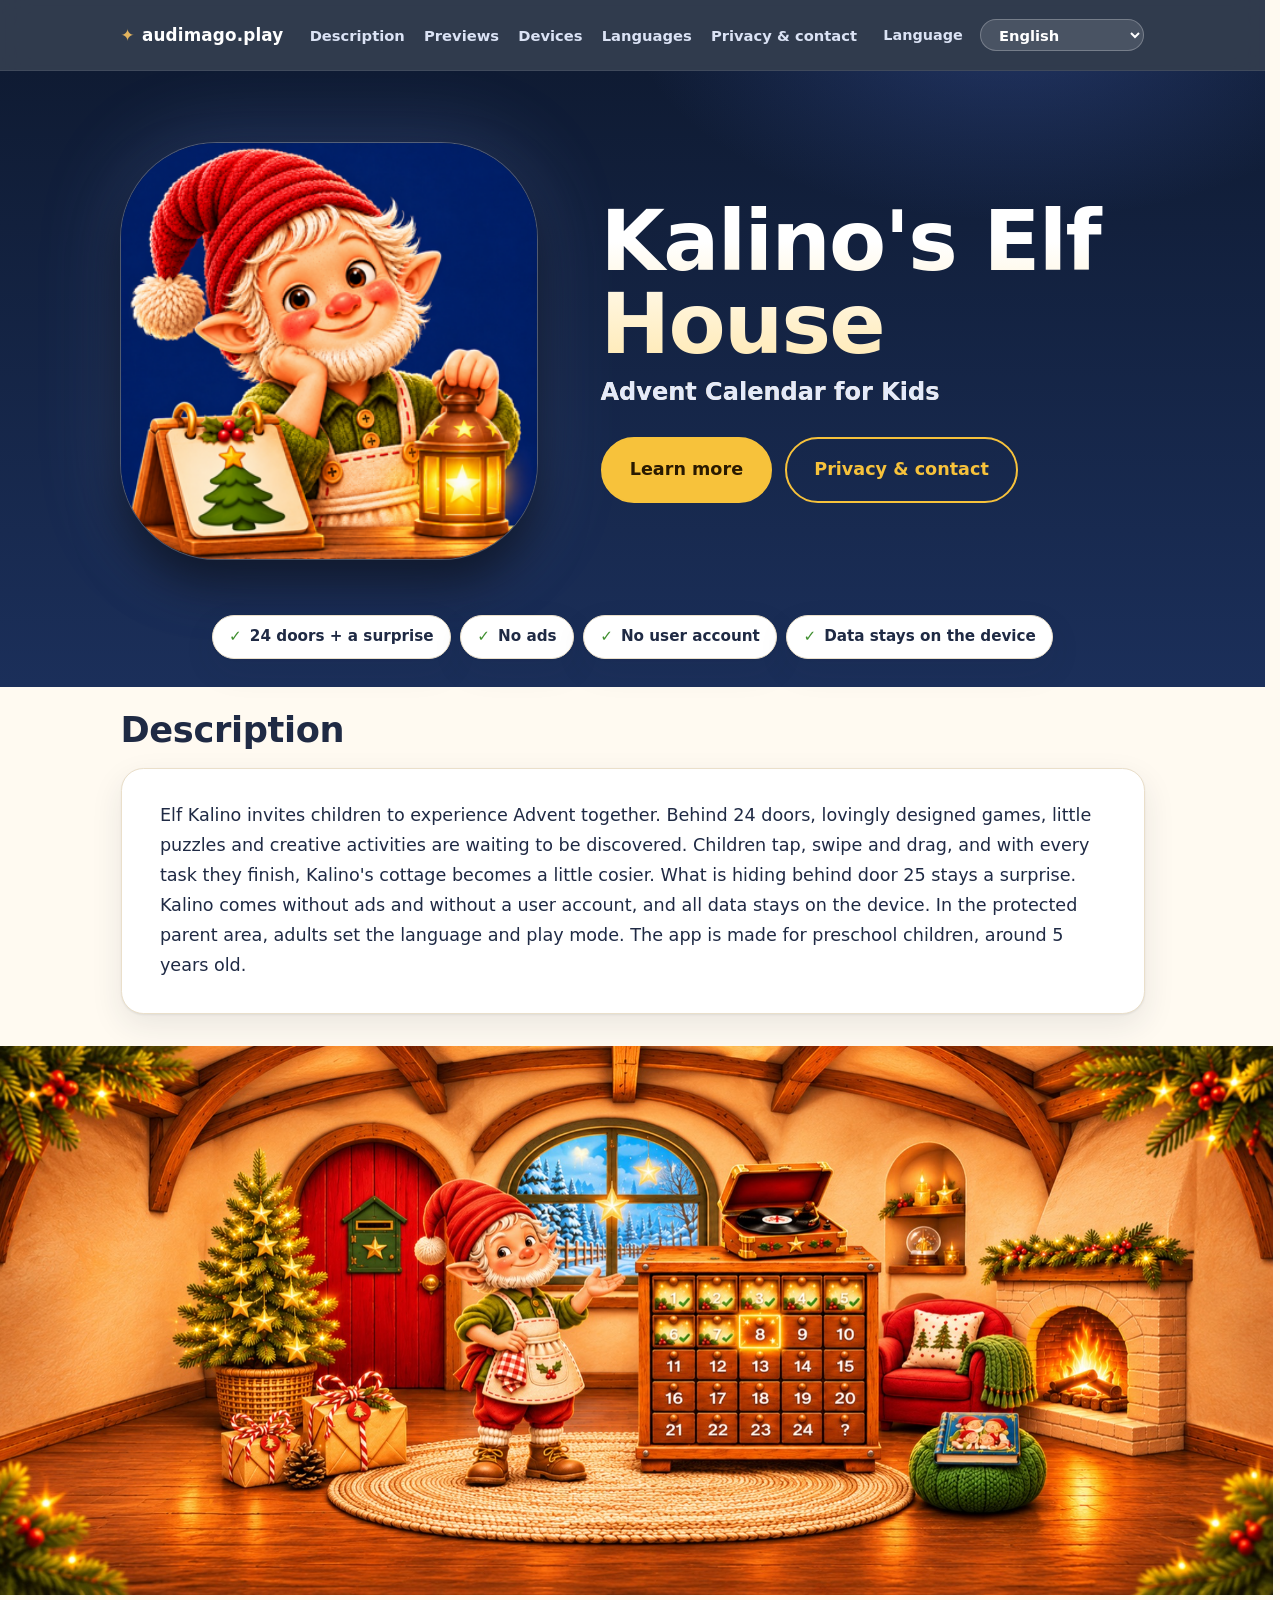
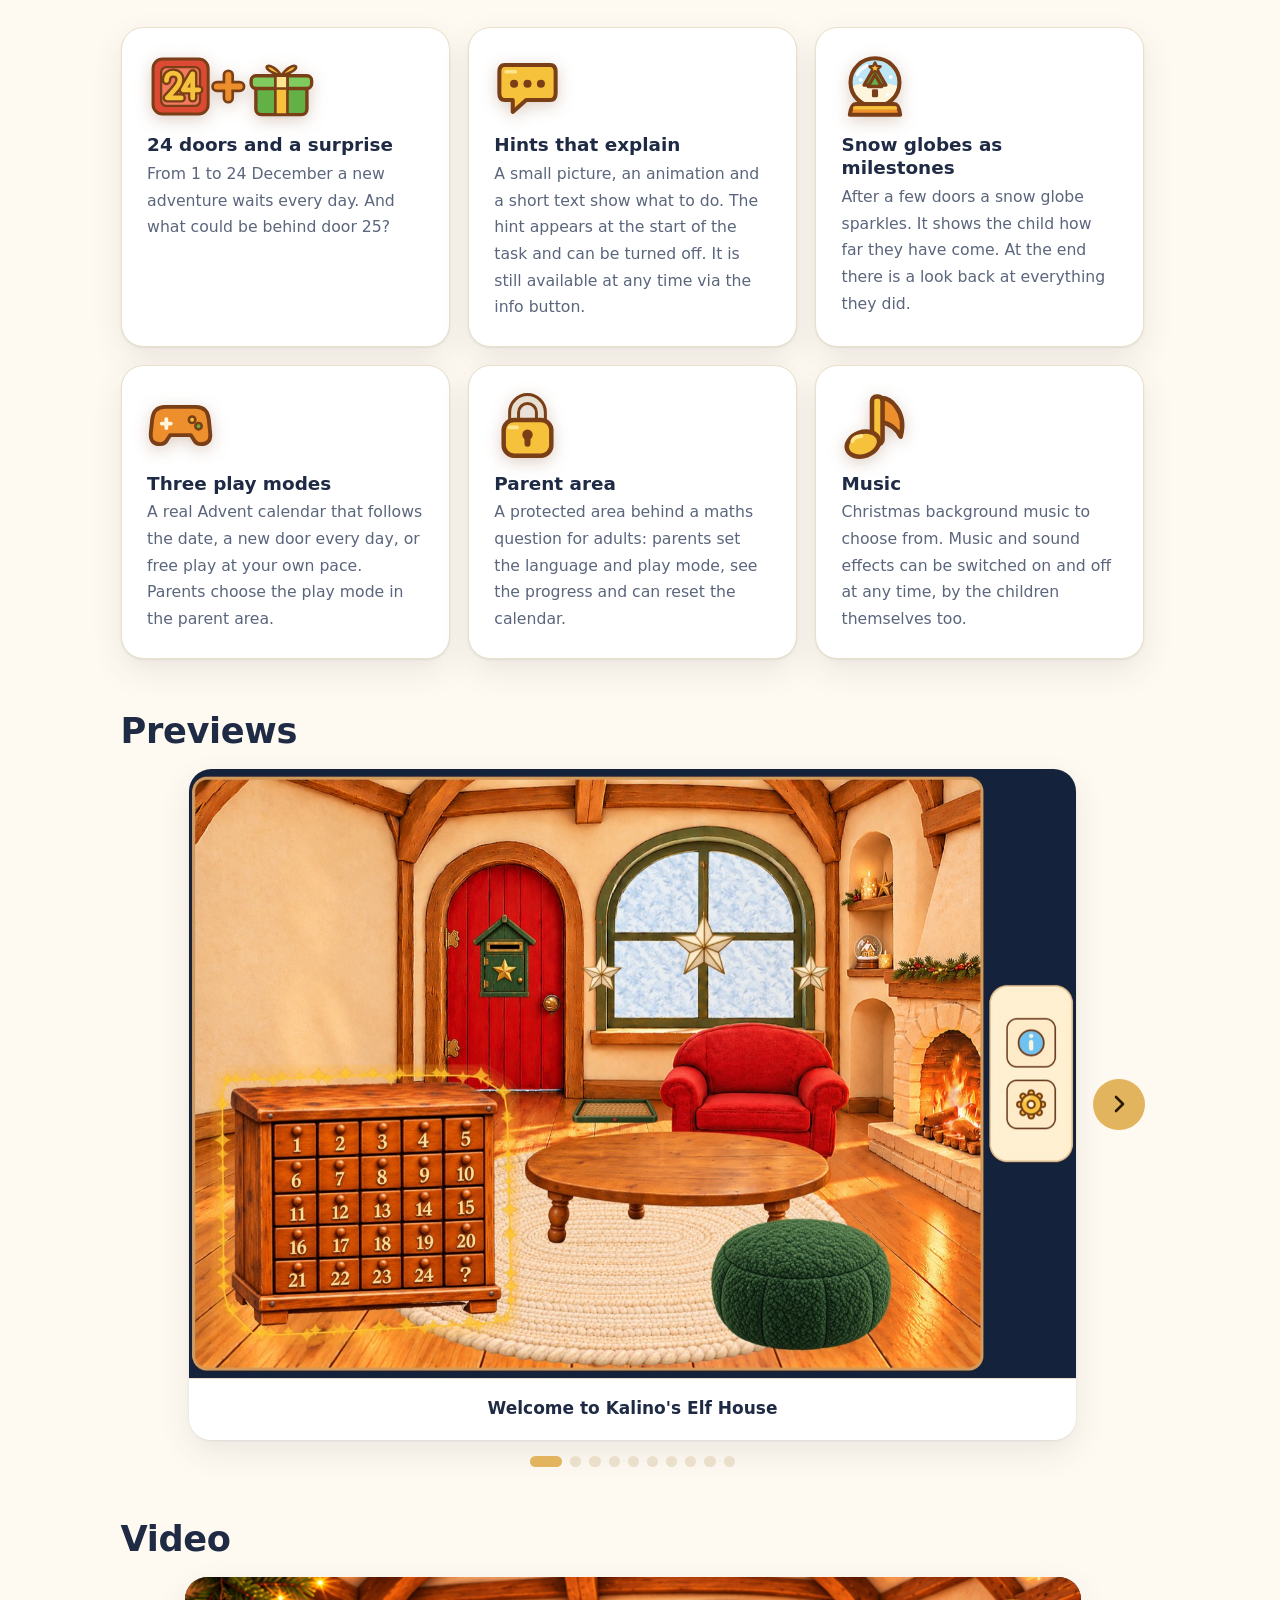
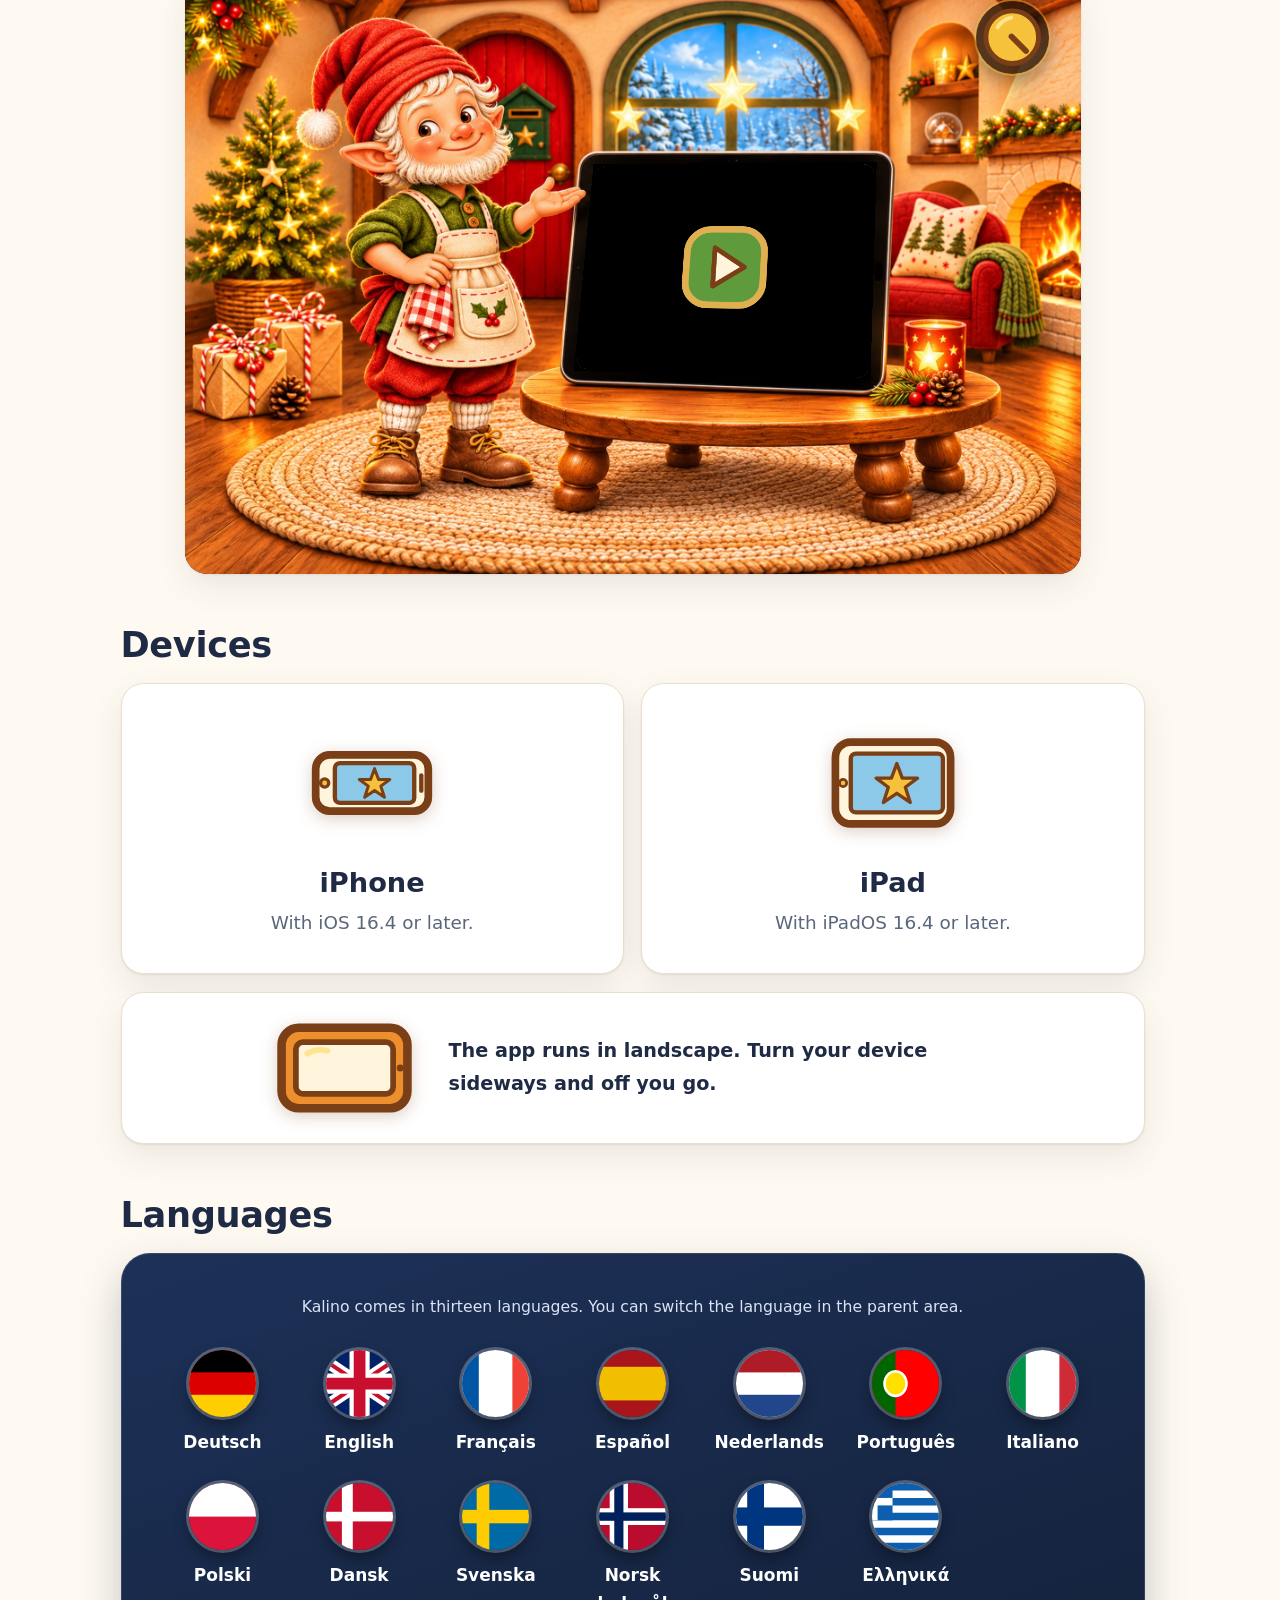
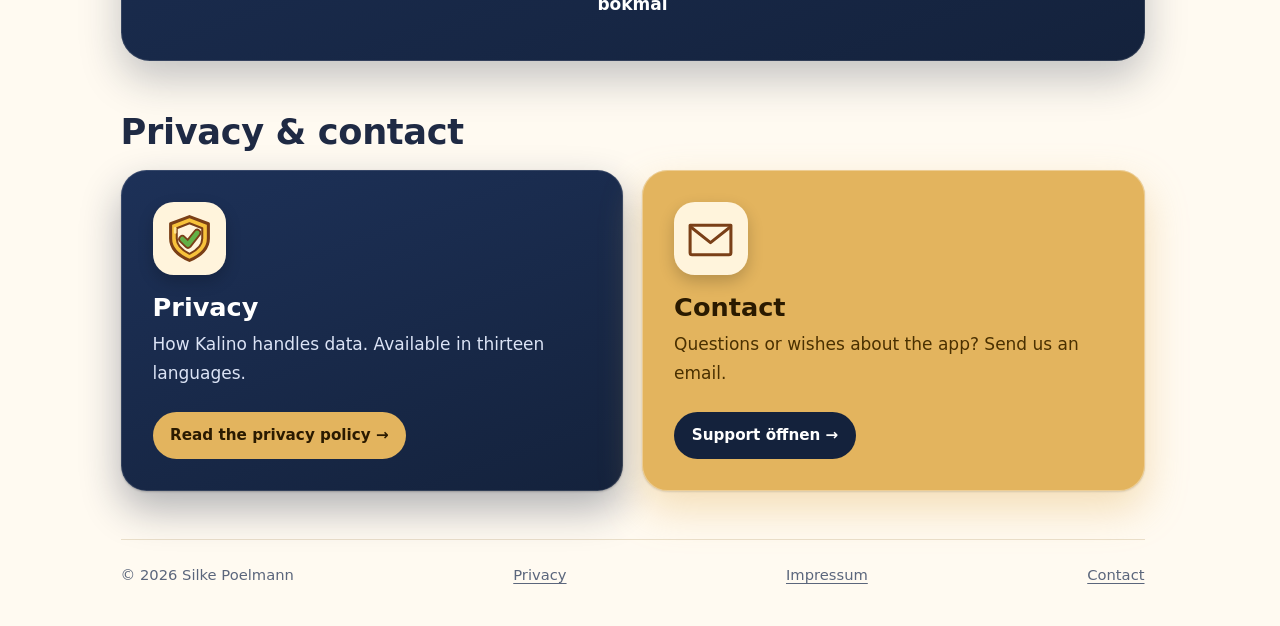
<file: index.html>
<!doctype html>
<html lang="de">
<head>
  <meta charset="utf-8">
  <meta name="viewport" content="width=device-width, initial-scale=1">
  <title>Kalinos Wichtelstube</title>
  <meta http-equiv="refresh" content="0; url=play/kalino/">
  <link rel="canonical" href="https://audimago.com/play/kalino/">
  <link rel="icon" type="image/png" href="assets/favicon.png">
  <style>body{margin:0;background:#0f1b33;color:#fff;font:1.1rem system-ui,sans-serif;display:grid;place-items:center;min-height:100vh}a{color:#ffe29a}</style>
  <script>location.replace('play/kalino/' + location.search + location.hash);</script>
</head>
<body>
  <p><a href="play/kalino/">Weiter zu Kalinos Wichtelstube</a></p>
</body>
</html>
</file>
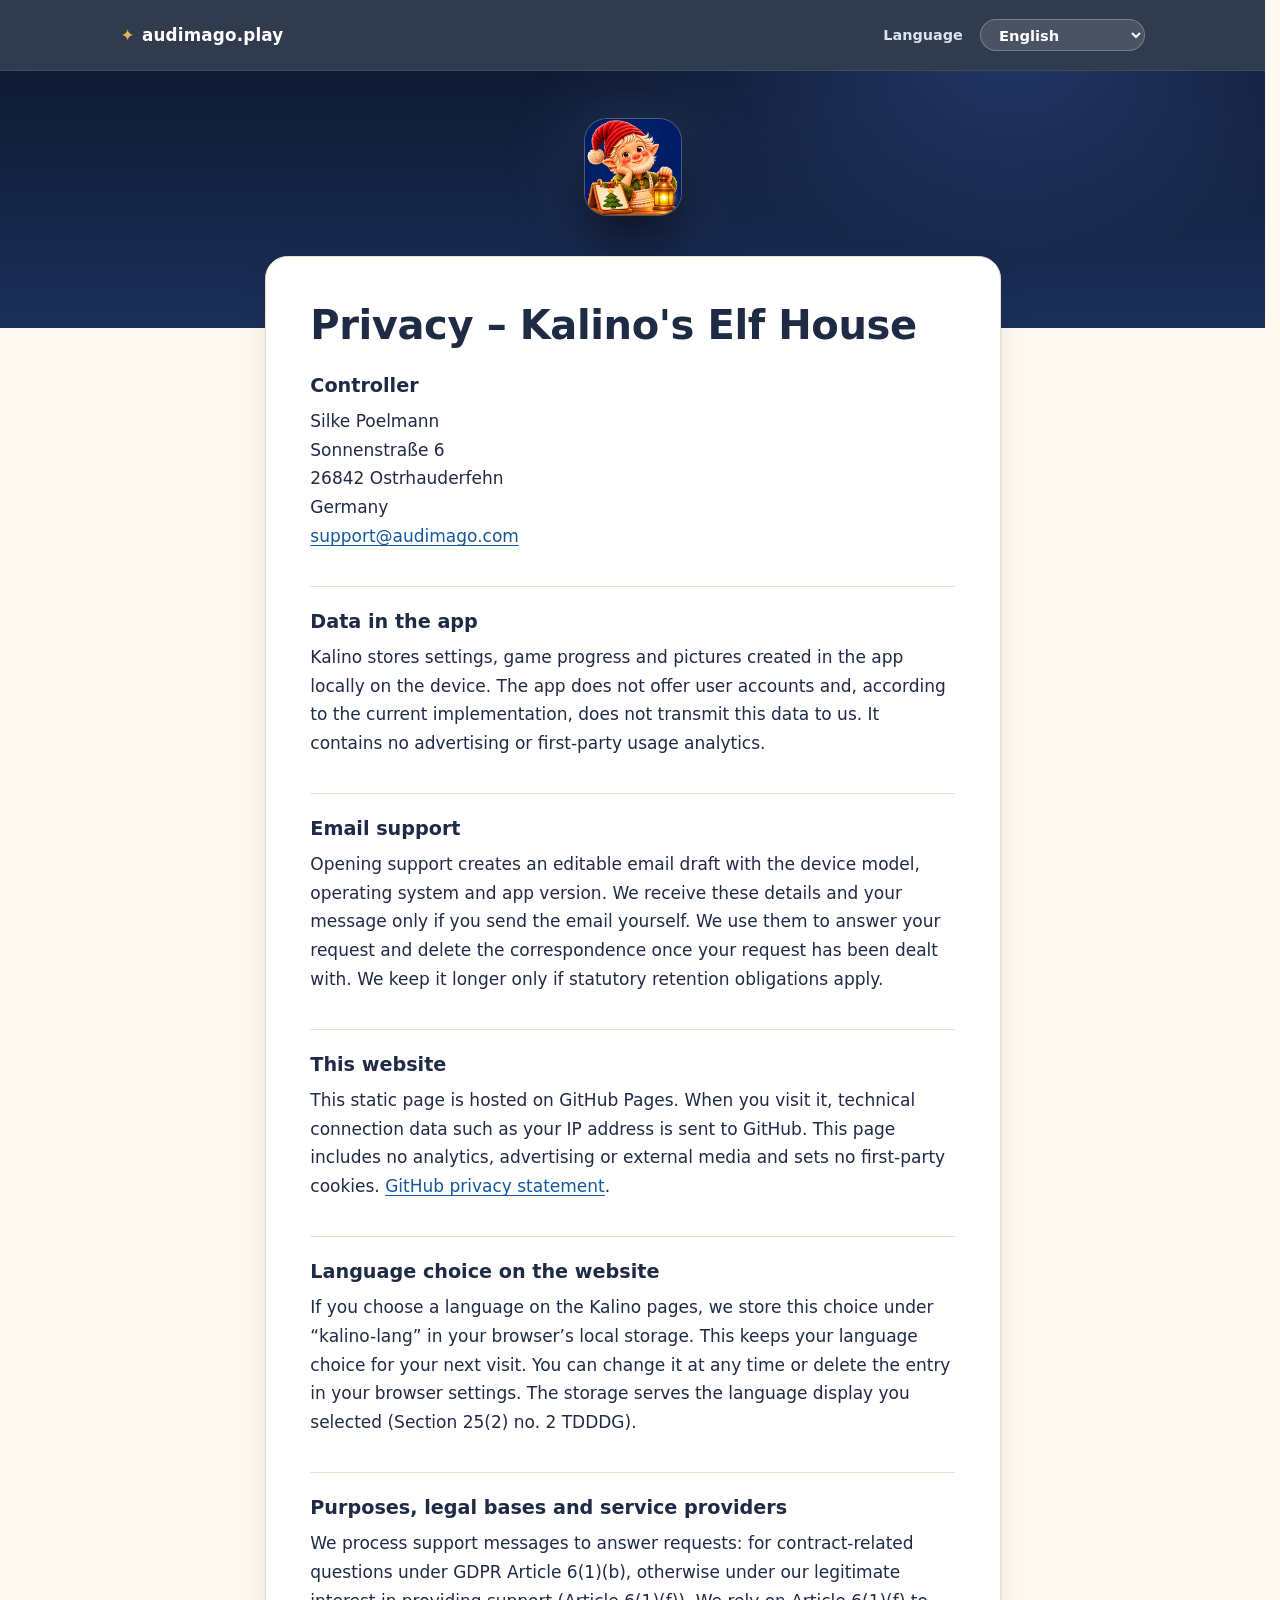
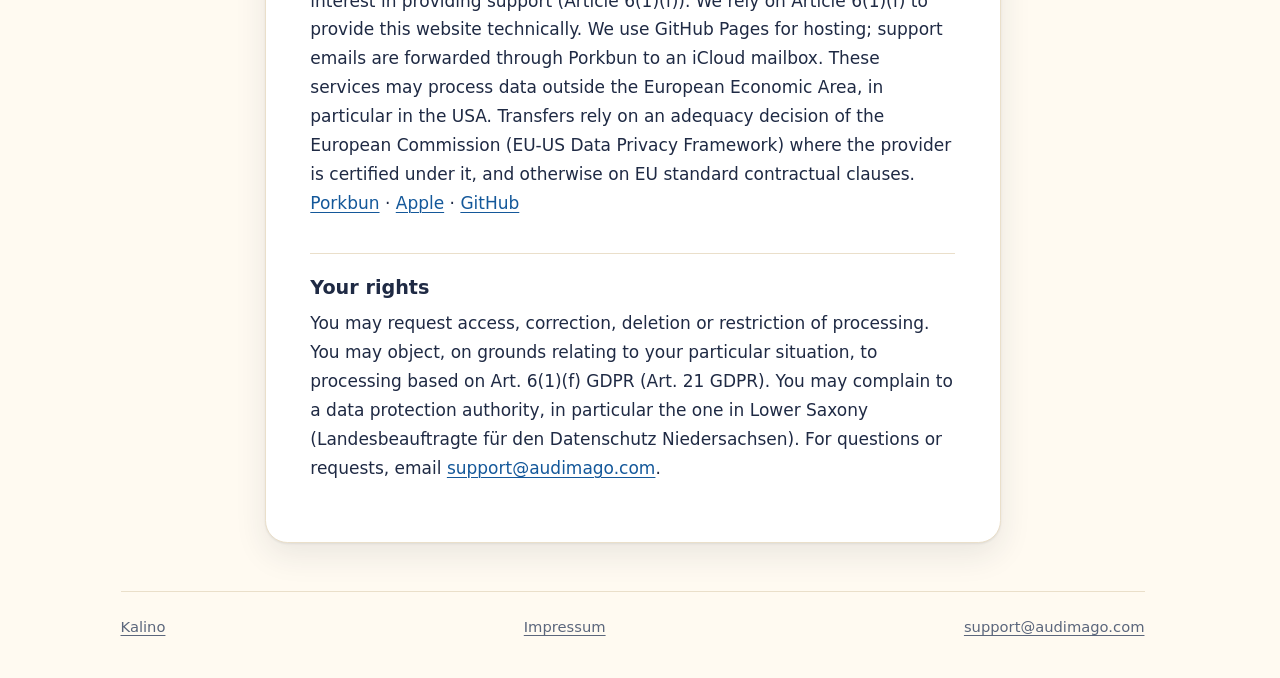
<file: datenschutz/index.html>
<!doctype html>
<html lang="de">
<head>
  <meta charset="utf-8">
  <meta name="viewport" content="width=device-width, initial-scale=1">
  <title>Datenschutz – Kalinos Wichtelstube</title>
  <link rel="icon" type="image/png" href="../assets/favicon.png">
  <link rel="stylesheet" href="../style.css?v=202611260530">
</head>
<body>
  <header class="bar"><div class="in"><a class="brand" href="../">audimago.play</a><label for="language"><span>Sprache</span> <select id="language" aria-label="Sprache"><option value="de">Deutsch</option><option value="en">English</option><option value="fr">Français</option><option value="es">Español</option><option value="nl">Nederlands</option><option value="pt-PT">Português</option><option value="it">Italiano</option><option value="pl">Polski</option><option value="da">Dansk</option><option value="sv">Svenska</option><option value="nb">Norsk bokmål</option><option value="fi">Suomi</option><option value="el">Ελληνικά</option></select></label></div></header>
  <section class="hero small">
    <img class="icon" src="../assets/kalino-icon.png" width="360" height="360" alt="" style="width:6rem">
  </section>
  <main class="wrap">
    <article id="policy" class="doc" aria-live="polite">
      <h1>Datenschutz – Kalinos Wichtelstube</h1>
      <h2>Verantwortliche Stelle</h2>
      <p>Silke Poelmann<br>Sonnenstraße 6<br>26842 Ostrhauderfehn<br>Deutschland<br><a href="mailto:support@audimago.com">support@audimago.com</a></p>
      <h2>Daten in der App</h2>
      <p>Kalino speichert Einstellungen, Spielstand und selbst gestaltete Bilder lokal auf dem Gerät. Die App bietet kein Benutzerkonto und übermittelt diese Daten nach aktuellem Stand nicht an Audimago. Werbung und eigene Nutzungsanalyse sind nicht eingebaut.</p>
      <h2>Support per E-Mail</h2>
      <p>Wenn du den Support öffnest, erstellt dein E-Mail-Programm einen bearbeitbaren Entwurf mit Geräte-Modell, Betriebssystem und App-Version. Erst wenn du die E-Mail selbst absendest, erhalten wir diese Angaben und deine Nachricht. Wir nutzen sie zur Bearbeitung deiner Anfrage und löschen die Korrespondenz nach Abschluss der Bearbeitung. Länger bewahren wir sie nur auf, wenn gesetzliche Aufbewahrungspflichten bestehen.</p>
      <h2>Diese Website</h2>
      <p>Diese statische Seite wird über GitHub Pages bereitgestellt. Beim Aufruf werden technische Verbindungsdaten wie die IP-Adresse an GitHub übermittelt. Diese Seite bindet keine Analysewerkzeuge, Werbung oder externen Medien ein und setzt selbst keine Cookies. Weitere Informationen zur Verarbeitung durch GitHub stehen in der <a href="https://docs.github.com/en/site-policy/privacy-policies/github-general-privacy-statement">Datenschutzerklärung von GitHub</a>.</p>
      <h2>Sprachwahl auf der Website</h2>
      <p>Wenn du auf den Kalino-Seiten eine Sprache auswählst, speichern wir diese Auswahl unter „kalino-lang“ im lokalen Speicher deines Browsers. So bleibt deine Sprachwahl beim nächsten Besuch erhalten. Du kannst sie jederzeit ändern oder den Eintrag über die Browsereinstellungen löschen. Die Speicherung dient der von dir gewählten Sprachdarstellung (§ 25 Abs. 2 Nr. 2 TDDDG).</p>
      <h2>Zwecke, Rechtsgrundlagen und Dienstleister</h2>
      <p>Supportnachrichten verarbeiten wir, um Anfragen zu beantworten: bei vertragsbezogenen Fragen nach Art. 6 Abs. 1 lit. b DSGVO, sonst aufgrund unseres berechtigten Interesses an Support nach Art. 6 Abs. 1 lit. f DSGVO. Die technische Bereitstellung dieser Website stützen wir auf Art. 6 Abs. 1 lit. f DSGVO. Dafür nutzen wir GitHub Pages; Support-E-Mails werden über Porkbun an ein iCloud-Postfach weitergeleitet. Bei diesen Diensten ist eine Verarbeitung außerhalb des Europäischen Wirtschaftsraums möglich, insbesondere in den USA. Die Übermittlung stützt sich auf einen Angemessenheitsbeschluss der EU-Kommission (EU-US Data Privacy Framework), soweit der Anbieter dort zertifiziert ist, andernfalls auf EU-Standardvertragsklauseln.</p>
      <h2>Deine Rechte</h2>
      <p>Du kannst Auskunft, Berichtigung, Löschung oder Einschränkung der Verarbeitung verlangen. Gegen eine Verarbeitung auf Grundlage von Art. 6 Abs. 1 lit. f DSGVO kannst du aus Gründen deiner besonderen Situation nach Art. 21 DSGVO Widerspruch einlegen. Du kannst dich bei einer Datenschutzaufsichtsbehörde beschweren, insbesondere beim Landesbeauftragten für den Datenschutz Niedersachsen. Für Fragen oder Anträge schreibe an <a href="mailto:support@audimago.com">support@audimago.com</a>.</p>
    </article>
  </main>
  <footer><a href="../">Kalino</a><a href="../impressum/">Impressum</a><a href="mailto:support@audimago.com">support@audimago.com</a></footer>
  <script src="privacy.js?v=202611260510" defer></script>
</body>
</html>
</file>
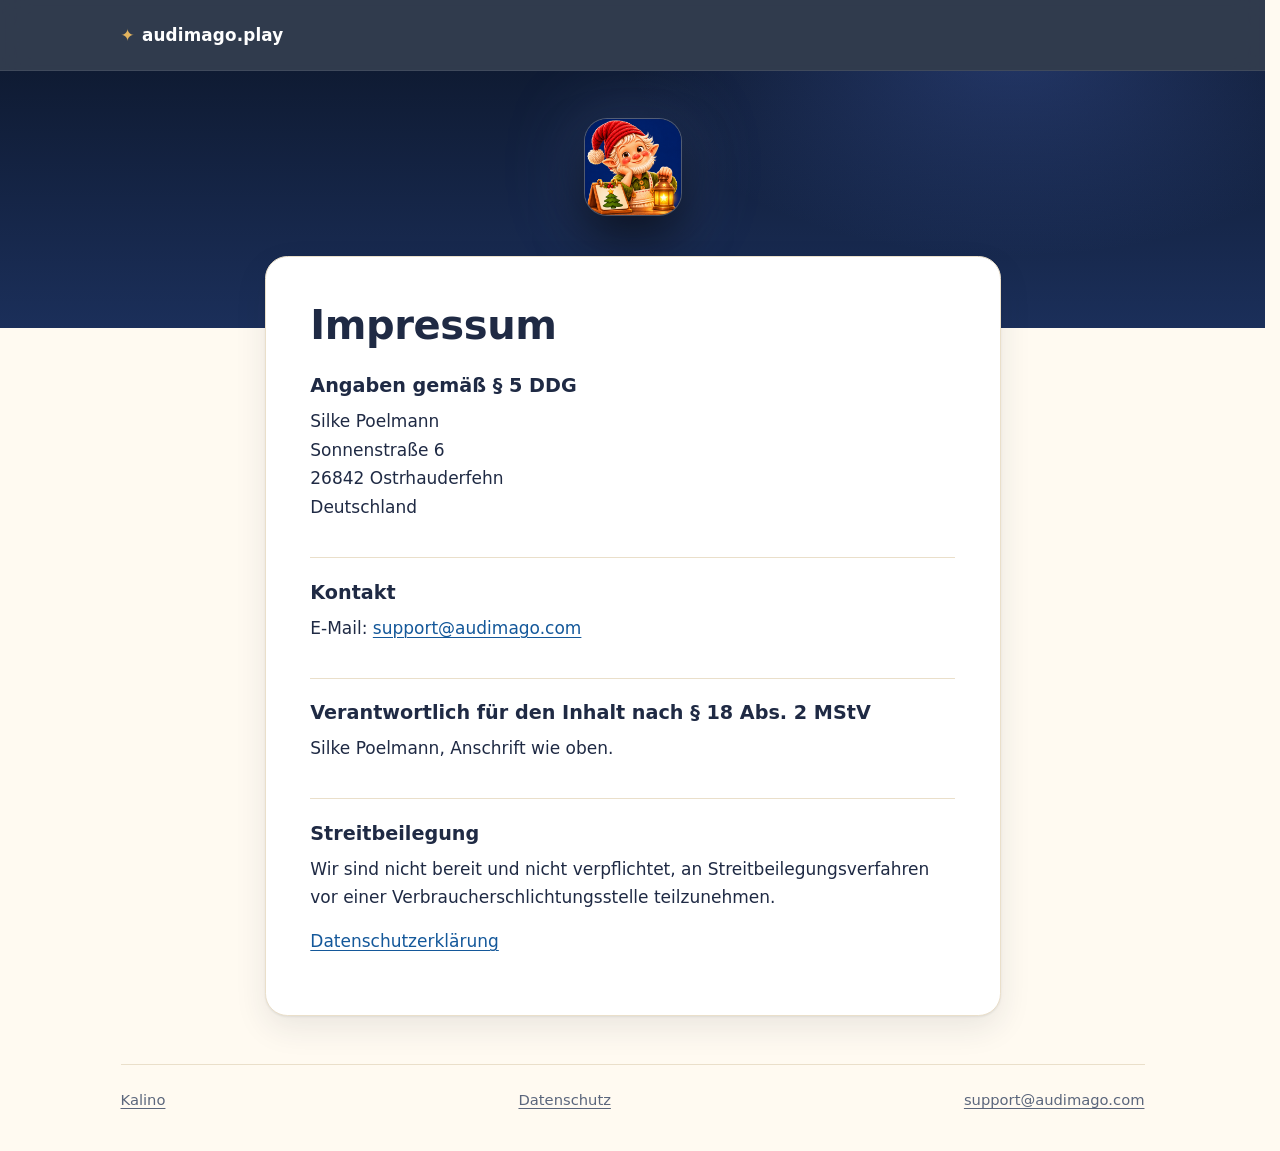
<file: impressum/index.html>
<!doctype html>
<html lang="de">
<head>
  <meta charset="utf-8">
  <meta name="viewport" content="width=device-width, initial-scale=1">
  <title>Impressum – Kalino</title>
  <link rel="icon" type="image/png" href="../assets/favicon.png">
  <link rel="stylesheet" href="../style.css?v=202611260530">
</head>
<body>
  <header class="bar"><div class="in"><a class="brand" href="../">audimago.play</a></div></header>
  <section class="hero small">
    <img class="icon" src="../assets/kalino-icon.png" width="360" height="360" alt="" style="width:6rem">
  </section>
  <main class="wrap">
    <article class="doc">
      <h1>Impressum</h1>
      <h2>Angaben gemäß § 5 DDG</h2>
      <p>Silke Poelmann<br>Sonnenstraße 6<br>26842 Ostrhauderfehn<br>Deutschland</p>
      <h2>Kontakt</h2>
      <p>E-Mail: <a href="mailto:support@audimago.com">support@audimago.com</a></p>
      <h2>Verantwortlich für den Inhalt nach § 18 Abs. 2 MStV</h2>
      <p>Silke Poelmann, Anschrift wie oben.</p>
      <h2>Streitbeilegung</h2>
      <p>Wir sind nicht bereit und nicht verpflichtet, an Streitbeilegungsverfahren vor einer Verbraucherschlichtungsstelle teilzunehmen.</p>
      <p><a href="../datenschutz/">Datenschutzerklärung</a></p>
    </article>
  </main>
  <footer><a href="../">Kalino</a><a href="../datenschutz/">Datenschutz</a><a href="mailto:support@audimago.com">support@audimago.com</a></footer>
</body>
</html>
</file>
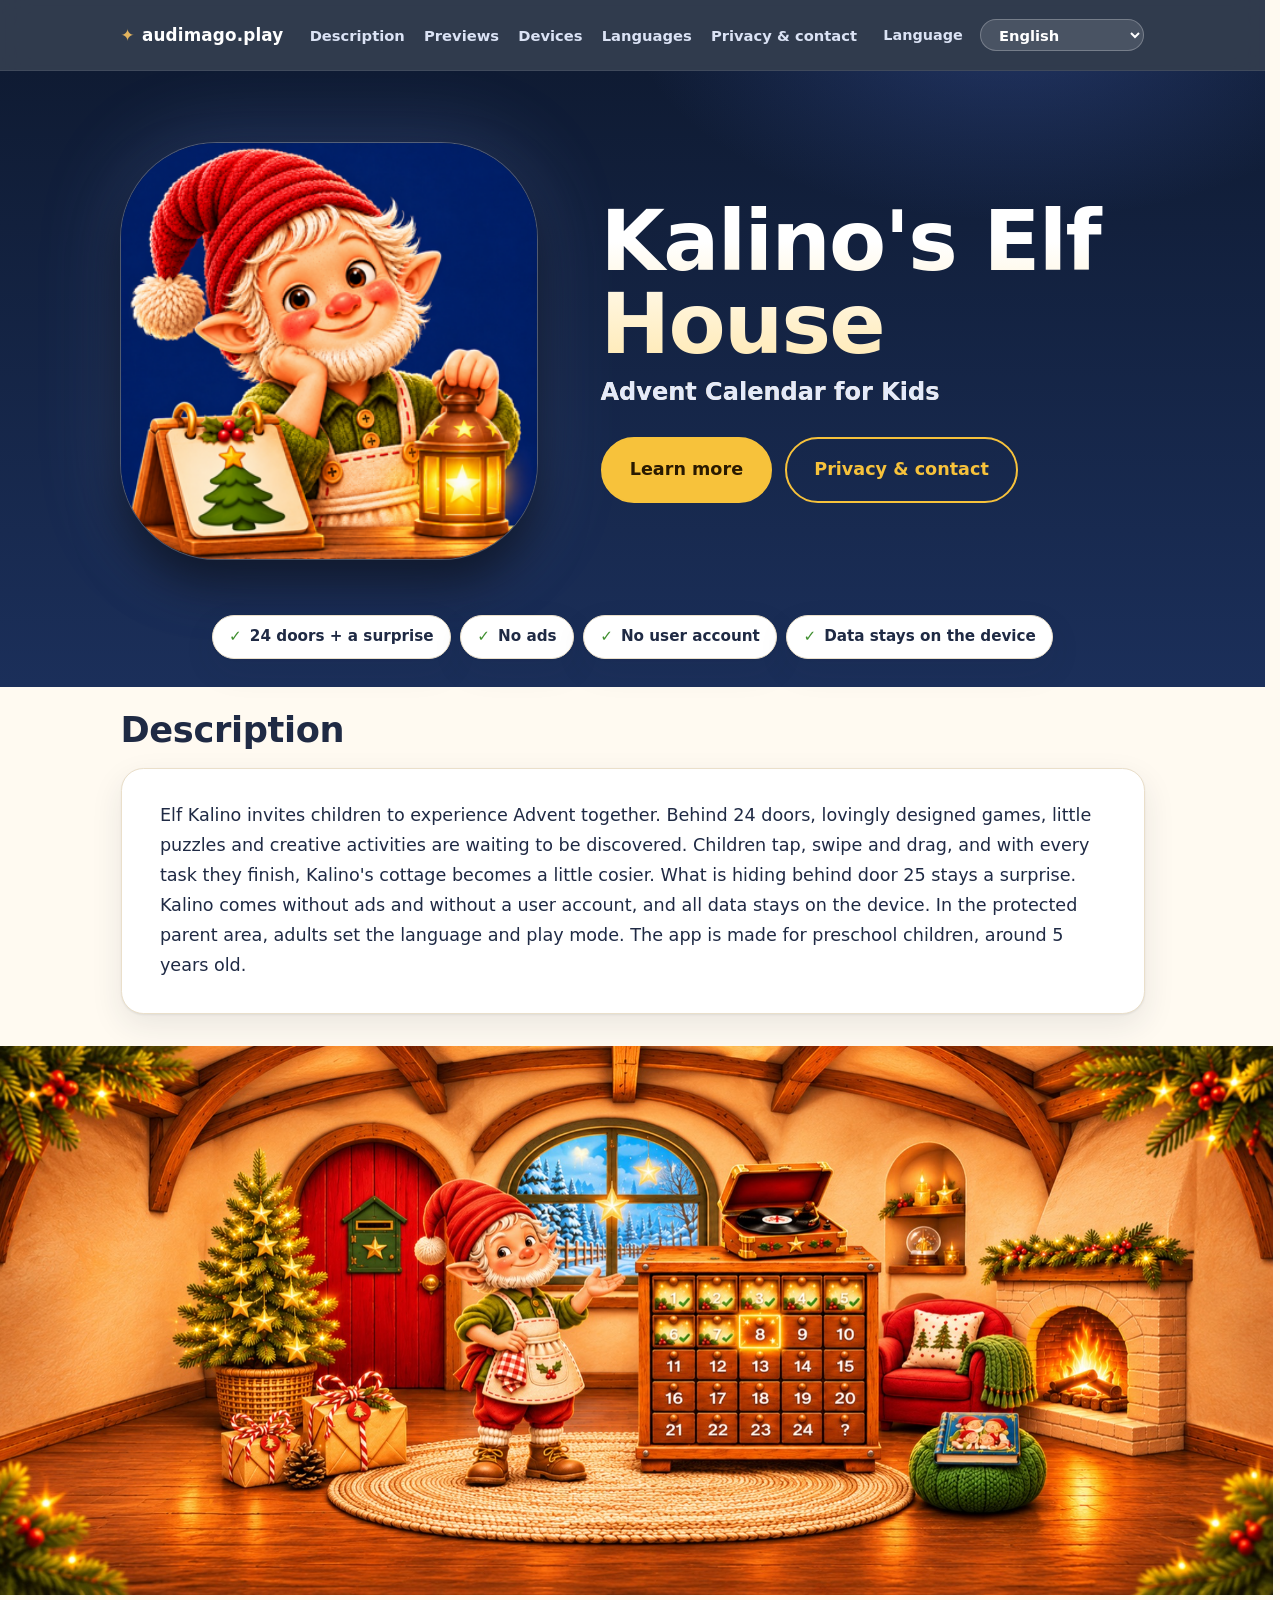
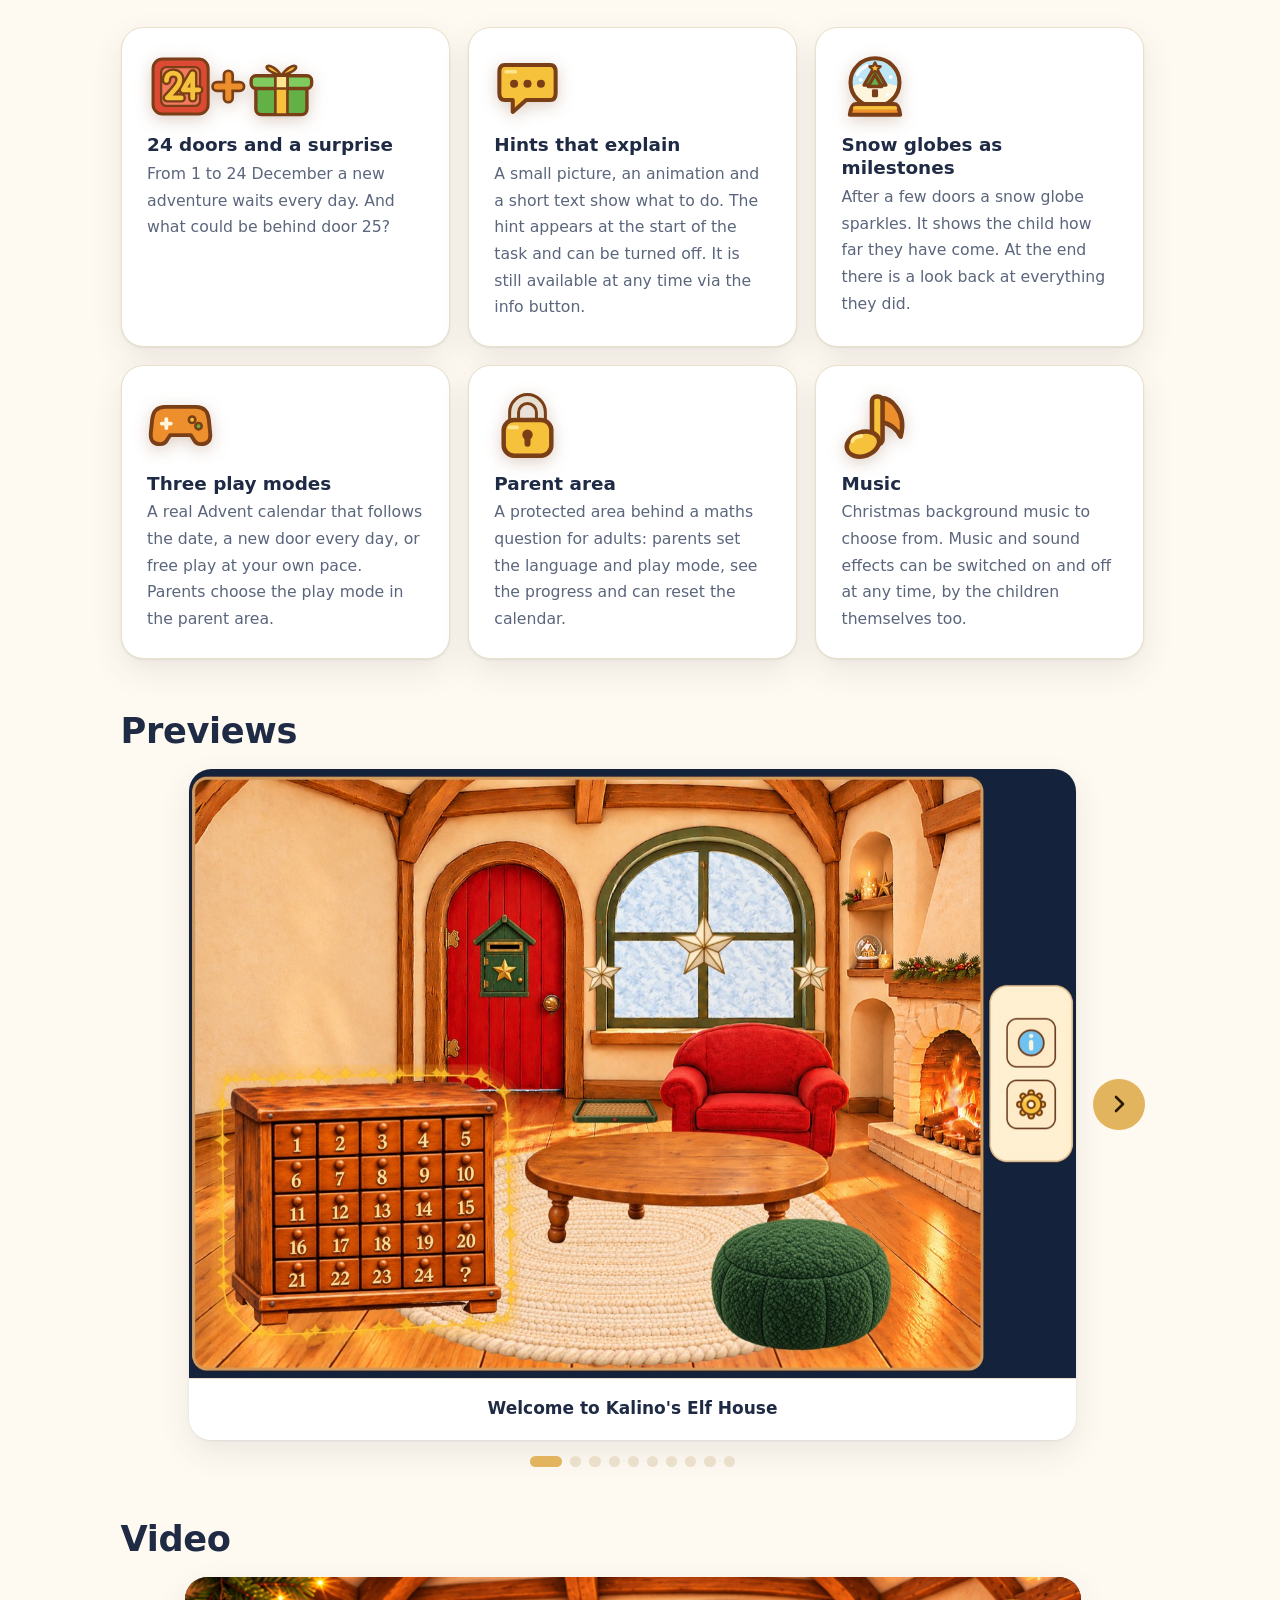
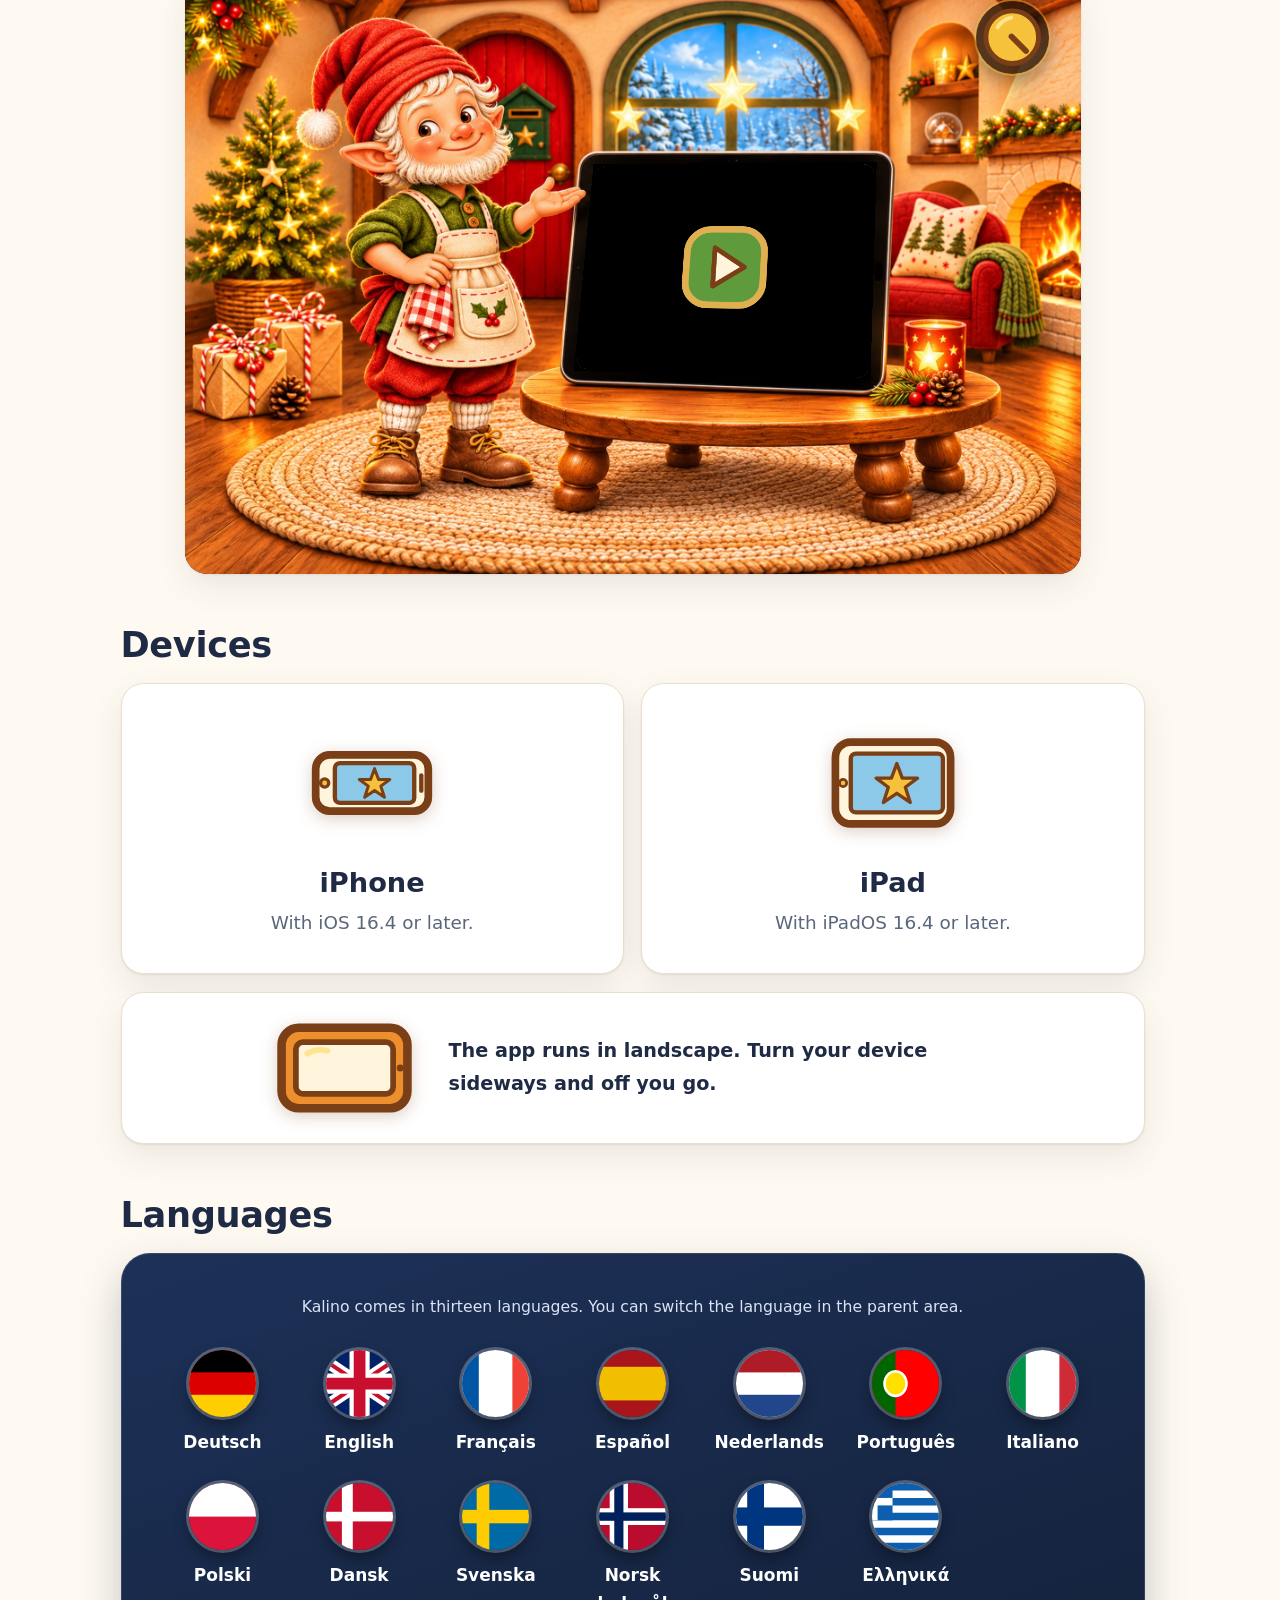
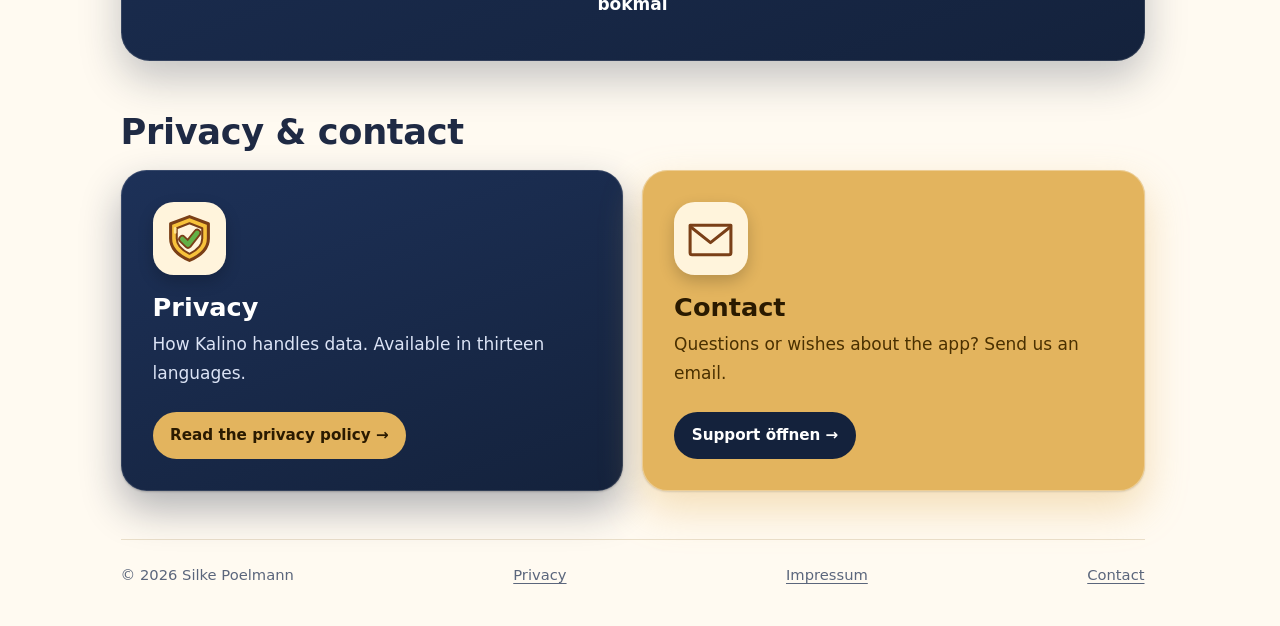
<file: play/index.html>
<!doctype html>
<html lang="de">
<head>
  <meta charset="utf-8">
  <meta name="viewport" content="width=device-width, initial-scale=1">
  <title>Kalinos Wichtelstube</title>
  <meta http-equiv="refresh" content="0; url=kalino/">
  <link rel="canonical" href="https://audimago.com/play/kalino/">
  <link rel="icon" type="image/png" href="../assets/favicon.png">
  <style>body{margin:0;background:#0f1b33;color:#fff;font:1.1rem system-ui,sans-serif;display:grid;place-items:center;min-height:100vh}a{color:#ffe29a}</style>
  <script>location.replace('kalino/' + location.search + location.hash);</script>
</head>
<body>
  <p><a href="kalino/">Weiter zu Kalinos Wichtelstube</a></p>
</body>
</html>
</file>
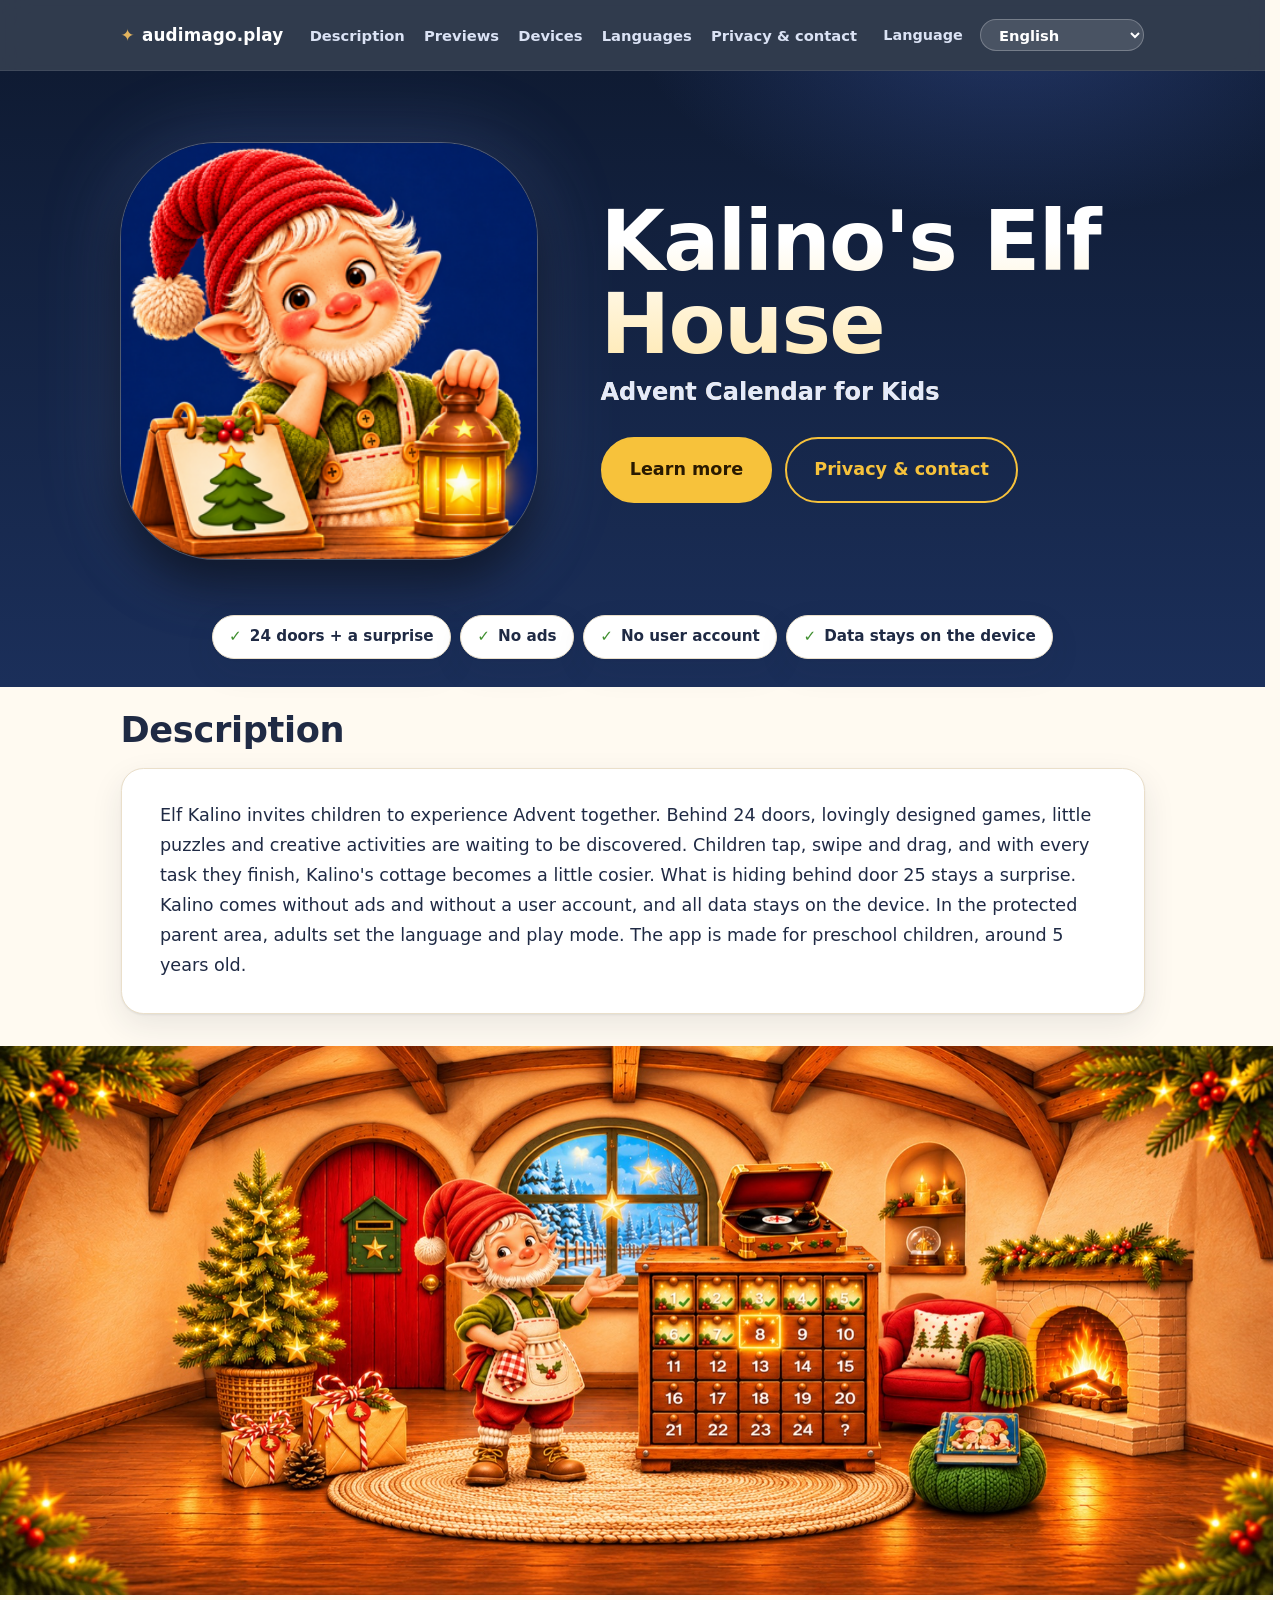
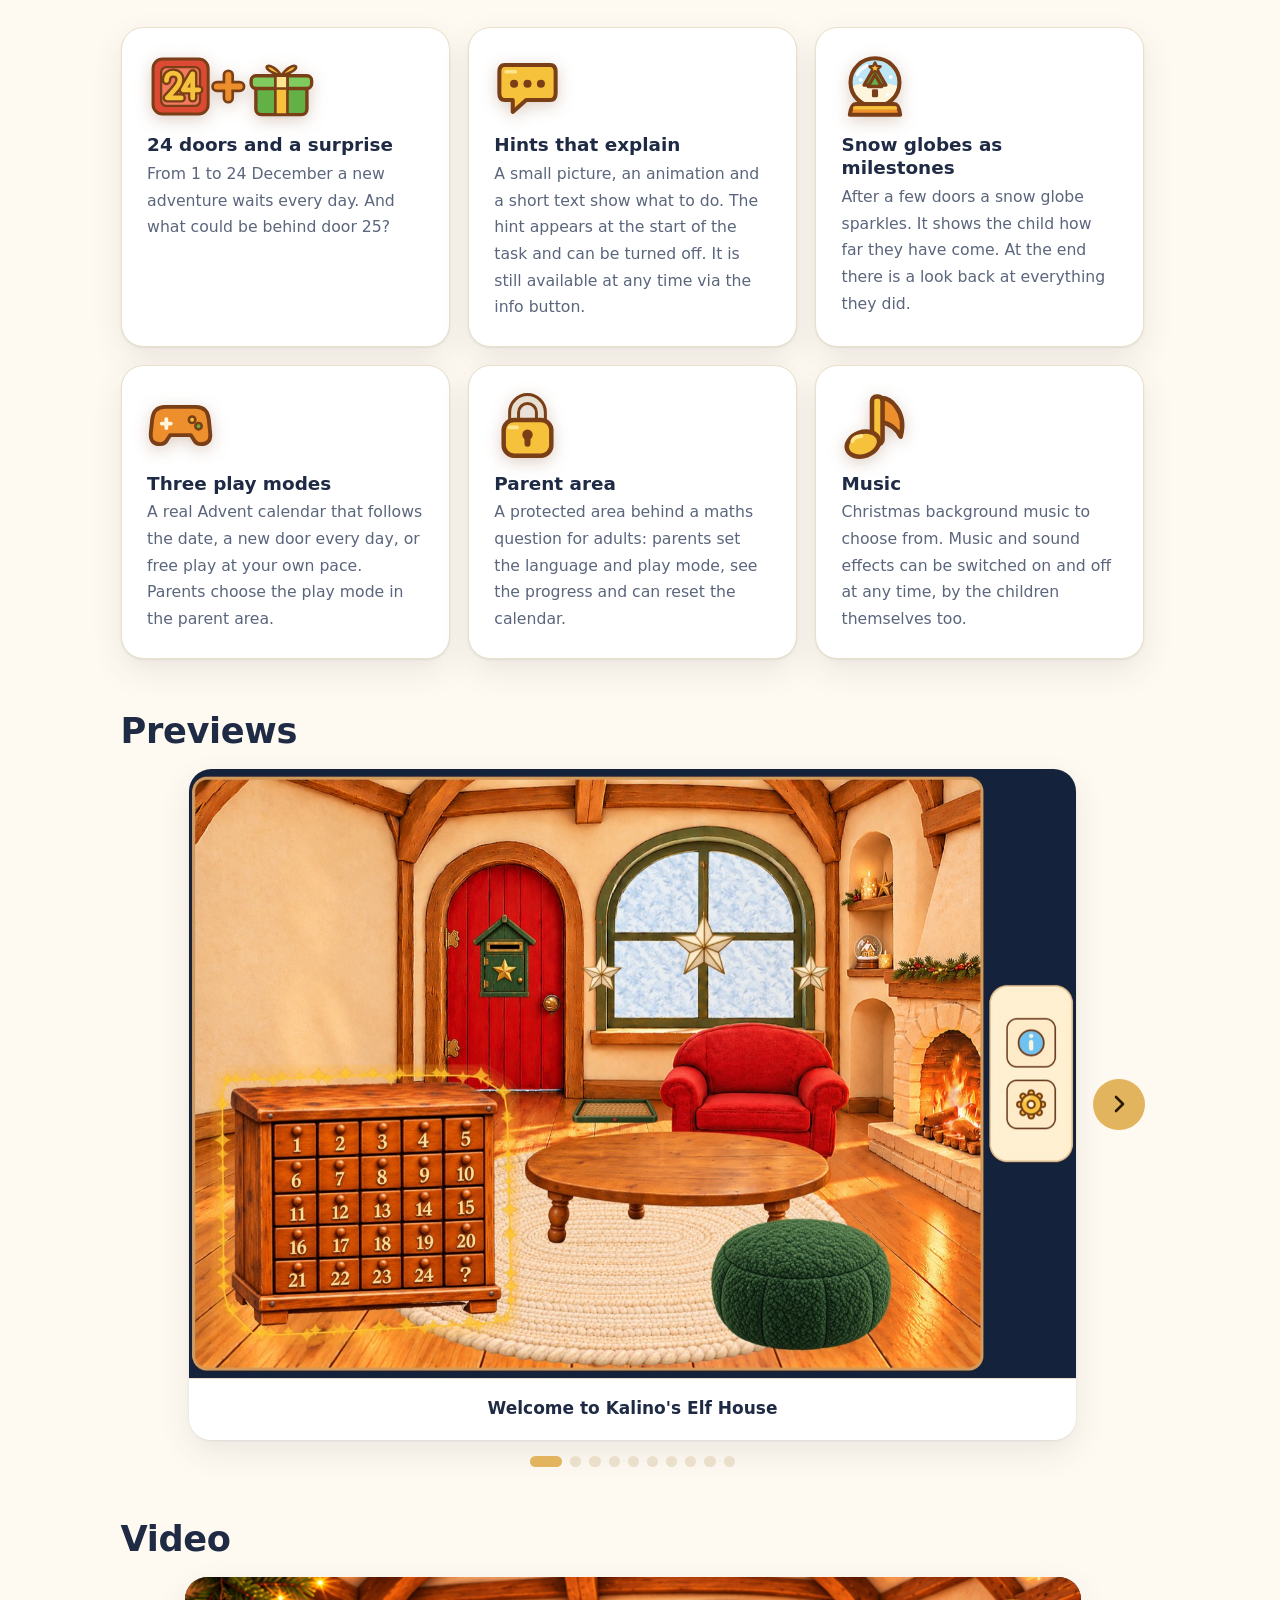
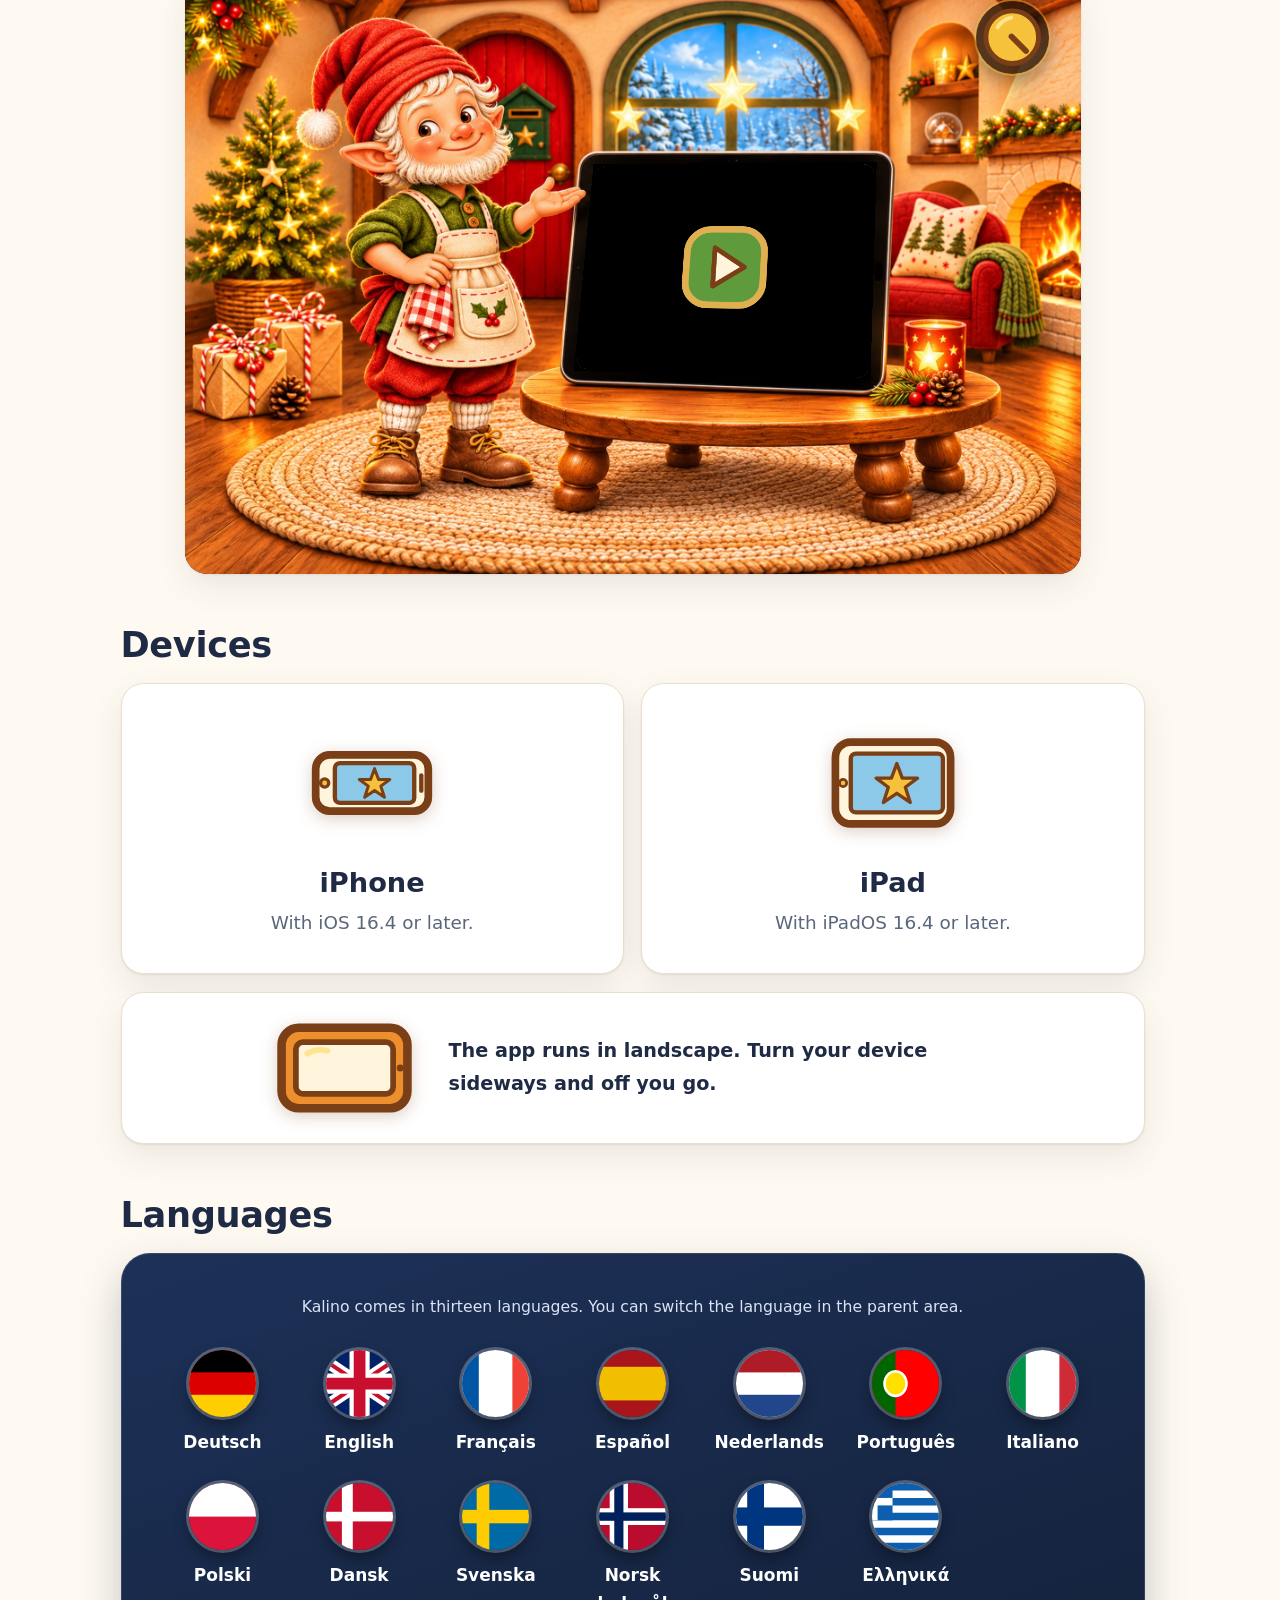
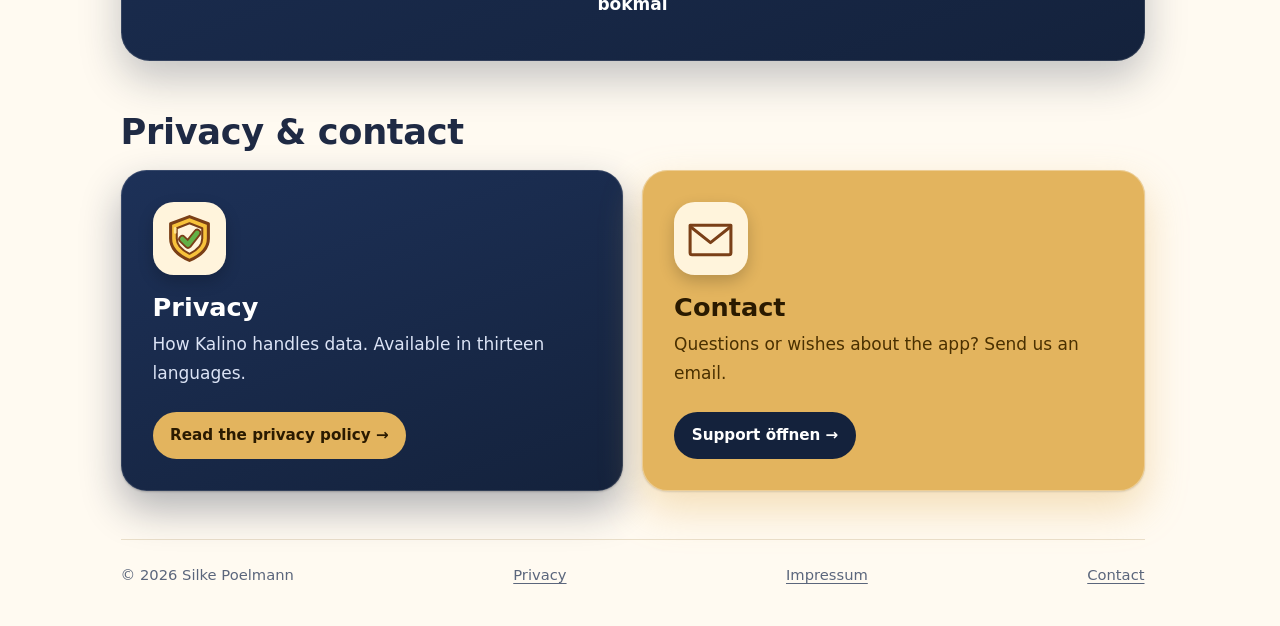
<file: play/kalino/index.html>
<!doctype html>
<html lang="de">
<head>
  <meta charset="utf-8">
  <meta name="viewport" content="width=device-width, initial-scale=1">
  <title>Kalinos Wichtelstube</title>
  <meta name="description" content="Kalino ist ein interaktiver Adventskalender für Kinder mit 24 Türchen und einer Überraschung, für iPhone und iPad in dreizehn Sprachen.">
  <link rel="icon" type="image/png" href="../../assets/favicon.png">
  <link rel="stylesheet" href="../../style.css?v=202611260530">
</head>
<body>
  <svg width="0" height="0" style="position:absolute" aria-hidden="true" focusable="false"><defs>
    <symbol id="f-de" viewBox="0 0 5 3" preserveAspectRatio="none"><rect width="5" height="3" fill="#ffce00"/><rect width="5" height="2" fill="#dd0000"/><rect width="5" height="1"/></symbol>
    <symbol id="f-en" viewBox="0 0 60 40" preserveAspectRatio="none"><rect width="60" height="40" fill="#012169"/><path d="M0 0L60 40M60 0L0 40" stroke="#fff" stroke-width="7"/><path d="M0 0L60 40M60 0L0 40" stroke="#c8102e" stroke-width="2.4"/><path d="M30 0V40M0 20H60" stroke="#fff" stroke-width="12"/><path d="M30 0V40M0 20H60" stroke="#c8102e" stroke-width="7"/></symbol>
    <symbol id="f-fr" viewBox="0 0 3 2" preserveAspectRatio="none"><rect width="3" height="2" fill="#fff"/><rect width="1" height="2" fill="#0055a4"/><rect x="2" width="1" height="2" fill="#ef4135"/></symbol>
    <symbol id="f-es" viewBox="0 0 4 3" preserveAspectRatio="none"><rect width="4" height="3" fill="#aa151b"/><rect y="0.75" width="4" height="1.5" fill="#f1bf00"/></symbol>
    <symbol id="f-nl" viewBox="0 0 3 2" preserveAspectRatio="none"><rect width="3" height="2" fill="#fff"/><rect width="3" height="0.667" fill="#ae1c28"/><rect y="1.333" width="3" height="0.667" fill="#21468b"/></symbol>
    <symbol id="f-pt" viewBox="0 0 5 3" preserveAspectRatio="none"><rect width="5" height="3" fill="#ff0000"/><rect width="2" height="3" fill="#006600"/><circle cx="2" cy="1.5" r="0.55" fill="#ffe000" stroke="#fff" stroke-width="0.12"/></symbol>
    <symbol id="f-it" viewBox="0 0 3 2" preserveAspectRatio="none"><rect width="3" height="2" fill="#fff"/><rect width="1" height="2" fill="#009246"/><rect x="2" width="1" height="2" fill="#ce2b37"/></symbol>
    <symbol id="f-pl" viewBox="0 0 8 5" preserveAspectRatio="none"><rect width="8" height="5" fill="#dc143c"/><rect width="8" height="2.5" fill="#fff"/></symbol>
    <symbol id="f-da" viewBox="0 0 37 28" preserveAspectRatio="none"><rect width="37" height="28" fill="#c8102e"/><rect x="12" width="4" height="28" fill="#fff"/><rect y="12" width="37" height="4" fill="#fff"/></symbol>
    <symbol id="f-sv" viewBox="0 0 16 10" preserveAspectRatio="none"><rect width="16" height="10" fill="#006aa7"/><rect x="5" width="2" height="10" fill="#fecc00"/><rect y="4" width="16" height="2" fill="#fecc00"/></symbol>
    <symbol id="f-nb" viewBox="0 0 22 16" preserveAspectRatio="none"><rect width="22" height="16" fill="#ba0c2f"/><rect x="6" width="4" height="16" fill="#fff"/><rect y="6" width="22" height="4" fill="#fff"/><rect x="7" width="2" height="16" fill="#00205b"/><rect y="7" width="22" height="2" fill="#00205b"/></symbol>
    <symbol id="f-fi" viewBox="0 0 18 11" preserveAspectRatio="none"><rect width="18" height="11" fill="#fff"/><rect x="5" width="3" height="11" fill="#003580"/><rect y="4" width="18" height="3" fill="#003580"/></symbol>
    <symbol id="f-el" viewBox="0 0 27 18" preserveAspectRatio="none"><rect width="27" height="18" fill="#fff"/><path d="M0 1H27M0 5H27M0 9H27M0 13H27M0 17H27" stroke="#0d5eaf" stroke-width="2"/><rect width="10" height="10" fill="#0d5eaf"/><rect x="4" width="2" height="10" fill="#fff"/><rect y="4" width="10" height="2" fill="#fff"/></symbol>
  </defs></svg>
  <header class="bar"><div class="in"><a class="brand" href="./">audimago.play</a>
    <nav aria-label="Hauptnavigation" data-i18n-aria="nav.aria" class="nav"><a href="#app" data-i18n="nav.desc">Beschreibung</a><a href="#einblicke" id="nav-einblicke" hidden data-i18n="nav.shots">Einblicke</a><a href="#geraete" data-i18n="nav.devices">Geräte</a><a href="#sprachen" data-i18n="nav.langs">Sprachen</a><a href="#info" data-i18n="nav.info">Datenschutz &amp; Kontakt</a></nav><label for="language"><span data-i18n="ui.language">Sprache</span> <select id="language" data-i18n-aria="ui.language" aria-label="Sprache"><option value="de">Deutsch</option><option value="en">English</option><option value="fr">Français</option><option value="es">Español</option><option value="nl">Nederlands</option><option value="pt-PT">Português</option><option value="it">Italiano</option><option value="pl">Polski</option><option value="da">Dansk</option><option value="sv">Svenska</option><option value="nb">Norsk bokmål</option><option value="fi">Suomi</option><option value="el">Ελληνικά</option></select></label></div></header>
  <section class="hero">
    <img class="icon" src="../../assets/kalino-icon.png" width="360" height="360" alt="Kalino, der kleine Wichtel mit roter Mütze, Laterne und Adventskalender" data-i18n-alt="hero.alt">
    <div class="hero-text">
      <h1><span data-i18n="name">Kalinos Wichtelstube</span> <span class="sub" data-i18n="hero.lead">Adventskalender für Kinder</span></h1>
      <div class="actions">
        <a class="btn primary" href="#app" data-i18n="hero.more">Mehr erfahren</a>
        <a class="btn ghost" href="#info" data-i18n="nav.info">Datenschutz &amp; Kontakt</a>
      </div>
    </div>
  </section>

  <div class="wrap">
    <ul class="facts">
      <li data-i18n="fact1">24 Türchen + Überraschung</li>
      <li data-i18n="fact2">Keine Werbung</li>
      <li data-i18n="fact3">Kein Benutzerkonto</li>
      <li data-i18n="fact4">Daten bleiben auf dem Gerät</li>
    </ul>
  </div>

  <main class="wrap">
    <section id="app" class="block">
      <h2 class="sec" data-i18n="desc.h">Beschreibung</h2>
      <div class="card intro">
        <p data-i18n="desc.p1">Wichtel Kalino lädt Kinder ein, gemeinsam den Advent zu erleben. Hinter 24 Türchen warten liebevoll gestaltete Spiele, kleine Rätsel und kreative Aufgaben darauf, entdeckt zu werden. Die Kinder tippen, wischen und ziehen, und mit jeder geschafften Aufgabe wird Kalinos Wichtelstube ein Stück gemütlicher. Was im 25. Türchen steckt, bleibt eine Überraschung. Kalino kommt ohne Werbung und ohne Benutzerkonto aus, und alle Daten bleiben auf dem Gerät. Im geschützten Elternbereich stellen Erwachsene Sprache und Spielmodus ein. Gedacht ist die App für Kinder im Vorschulalter, um die 5 Jahre.</p>
      </div>
      <div class="banner-wrap">
        <img class="banner in" src="../../assets/kalino-header.jpg" width="2000" height="857" alt="" loading="lazy">
      </div>
      <div class="grid">
        <article class="card feature"><img class="ico wide" src="../../assets/icons/door-24-gift.svg" width="250" height="100" alt=""><h3 data-i18n="f1.t">24 Türchen und eine Überraschung</h3><p data-i18n="f1.d">Vom 1. bis zum 24. Dezember wartet jeden Tag ein neues Abenteuer. Und was steckt wohl im 25. Türchen?</p></article>
        <article class="card feature"><img class="ico" src="../../assets/icons/hints.svg" width="96" height="96" alt=""><h3 data-i18n="f2.t">Hinweise zum Verstehen</h3><p data-i18n="f2.d">Ein kleines Bild, eine Animation und ein kurzer Text zeigen, was zu tun ist. Der Hinweis erscheint zu Beginn der Aufgabe und lässt sich ausschalten. Über den Info-Button ist er jedoch jederzeit verfügbar.</p></article>
        <article class="card feature"><img class="ico" src="../../assets/icons/snowglobe.svg" width="96" height="96" alt=""><h3 data-i18n="f3.t">Schneekugeln als Meilensteine</h3><p data-i18n="f3.d">Nach einigen Türchen funkelt eine Schneekugel. Sie zeigt dem Kind, wie weit es schon gekommen ist. Am Ende gibt es einen Rückblick auf alles Erlebte.</p></article>
        <article class="card feature"><img class="ico" src="../../assets/icons/gamepad.svg" width="96" height="96" alt=""><h3 data-i18n="f4.t">Drei Spielmodi</h3><p data-i18n="f4.d">Echter Adventskalender nach dem Datum, ein neues Türchen pro Tag oder freies Spielen im eigenen Tempo. Den Spielmodus wählen Eltern im Elternbereich.</p></article>
        <article class="card feature"><img class="ico" src="../../assets/icons/lock.svg" width="96" height="96" alt=""><h3 data-i18n="f5.t">Elternbereich</h3><p data-i18n="f5.d">Ein geschützter Bereich hinter einer Rechenaufgabe für Erwachsene: Eltern stellen Sprache und Spielmodus ein, sehen den Fortschritt und können den Kalender zurücksetzen.</p></article>
        <article class="card feature"><img class="ico" src="../../assets/icons/music.svg" width="96" height="96" alt=""><h3 data-i18n="f6.t">Musik</h3><p data-i18n="f6.d">Weihnachtliche Hintergrundmusik zum Auswählen. Musik und Soundeffekte lassen sich jederzeit an- und ausschalten, auch von den Kindern selbst.</p></article>
      </div>
    </section>

    <section id="einblicke" class="block" hidden>
      <h2 class="sec" data-i18n="shots.h">Einblicke</h2>
      <div id="carousel" class="carousel" role="region" aria-roledescription="Karussell" aria-label="Bilder aus der App" data-i18n-aria="shots.region"></div>
    </section>

    <section id="video" class="block">
      <h2 class="sec" data-i18n="video.h">Video</h2>
      <figure class="tablet">
        <img class="scene" src="../../assets/kalino-ipad.jpg" width="2000" height="1333" alt="Kalino zeigt ein iPad mit dem Plätzchenspiel" data-i18n-alt="video.alt" loading="lazy">
        <div class="screen">
          <video id="demo" playsinline preload="none" poster="../../videos/kalino-demo-poster.jpg" aria-label="Kalino zeigt ein iPad mit dem Plätzchenspiel" data-i18n-aria="video.alt"><source src="../../videos/kalino-demo.mp4" type="video/mp4"></video>
          <button id="demo-play" class="play" type="button" aria-label="Video abspielen" data-i18n-aria="video.play"><svg viewBox="0 0 64 64" aria-hidden="true" focusable="false"><g stroke-linejoin="round" stroke-linecap="round"><rect x="3.5" y="3.5" width="57" height="57" rx="17" fill="#5F9B3C" stroke="#E0B050" stroke-width="5"/><path d="M24 17.5L46.5 32 24 46.5z" fill="#FFF4DC" stroke="#7A3F17" stroke-width="3.6"/></g></svg></button>
        </div>
        <div id="demo-knob" class="knob" role="slider" tabindex="0" aria-label="Lautstärke" data-i18n-aria="video.vol" aria-valuemin="0" aria-valuemax="100" aria-valuenow="100"><svg viewBox="0 0 64 64" aria-hidden="true" focusable="false"><g stroke-linejoin="round" stroke-linecap="round"><circle cx="32" cy="32" r="27" fill="#F7C23B" stroke="#7A3F17" stroke-width="5"/><path d="M17 22Q22 14 31 12" fill="none" stroke="#FFE48F" stroke-width="4"/><g class="needle" style="transform-origin:32px 32px"><path d="M32 33V12" fill="none" stroke="#7A3F17" stroke-width="6"/></g></g></svg></div>
      </figure>
    </section>

    <section id="geraete" class="block">
      <h2 class="sec" data-i18n="dev.h">Geräte</h2>
      <div class="devices">
        <article class="card device"><img class="ico" src="../../assets/icons/iphone.svg" width="96" height="96" alt=""><div><h3>iPhone</h3><p data-i18n="dev.iphone">Mit iOS 16.4 oder neuer.</p></div></article>
        <article class="card device"><img class="ico" src="../../assets/icons/ipad.svg" width="96" height="96" alt=""><div><h3>iPad</h3><p data-i18n="dev.ipad">Mit iPadOS 16.4 oder neuer.</p></div></article>
        <article class="card device landscape"><img class="ico" src="../../assets/icons/landscape.svg" width="160" height="102" alt=""><p class="note" data-i18n="dev.note">Die App läuft im Querformat. Drehe dein Gerät quer, dann kann es losgehen.</p></article>
      </div>
    </section>

    <section id="sprachen" class="block">
      <h2 class="sec" data-i18n="lang.h">Sprachen</h2>
      <div class="lang-panel">
      <p class="note first" data-i18n="lang.note">Kalino gibt es in dreizehn Sprachen. Die Sprache lässt sich im Elternbereich wechseln.</p>
      <ul class="langs">
        <li lang="de"><svg class="flag" viewBox="0 0 3 2" preserveAspectRatio="xMidYMid slice" aria-hidden="true" focusable="false"><use href="#f-de"/></svg><span>Deutsch</span></li>
        <li lang="en"><svg class="flag" viewBox="0 0 3 2" preserveAspectRatio="xMidYMid slice" aria-hidden="true" focusable="false"><use href="#f-en"/></svg><span>English</span></li>
        <li lang="fr"><svg class="flag" viewBox="0 0 3 2" preserveAspectRatio="xMidYMid slice" aria-hidden="true" focusable="false"><use href="#f-fr"/></svg><span>Français</span></li>
        <li lang="es"><svg class="flag" viewBox="0 0 3 2" preserveAspectRatio="xMidYMid slice" aria-hidden="true" focusable="false"><use href="#f-es"/></svg><span>Español</span></li>
        <li lang="nl"><svg class="flag" viewBox="0 0 3 2" preserveAspectRatio="xMidYMid slice" aria-hidden="true" focusable="false"><use href="#f-nl"/></svg><span>Nederlands</span></li>
        <li lang="pt-PT"><svg class="flag" viewBox="0 0 3 2" preserveAspectRatio="xMidYMid slice" aria-hidden="true" focusable="false"><use href="#f-pt"/></svg><span>Português</span></li>
        <li lang="it"><svg class="flag" viewBox="0 0 3 2" preserveAspectRatio="xMidYMid slice" aria-hidden="true" focusable="false"><use href="#f-it"/></svg><span>Italiano</span></li>
        <li lang="pl"><svg class="flag" viewBox="0 0 3 2" preserveAspectRatio="xMidYMid slice" aria-hidden="true" focusable="false"><use href="#f-pl"/></svg><span>Polski</span></li>
        <li lang="da"><svg class="flag" viewBox="0 0 3 2" preserveAspectRatio="xMidYMid slice" aria-hidden="true" focusable="false"><use href="#f-da"/></svg><span>Dansk</span></li>
        <li lang="sv"><svg class="flag" viewBox="0 0 3 2" preserveAspectRatio="xMidYMid slice" aria-hidden="true" focusable="false"><use href="#f-sv"/></svg><span>Svenska</span></li>
        <li lang="nb"><svg class="flag" viewBox="0 0 3 2" preserveAspectRatio="xMidYMid slice" aria-hidden="true" focusable="false"><use href="#f-nb"/></svg><span>Norsk bokmål</span></li>
        <li lang="fi"><svg class="flag" viewBox="0 0 3 2" preserveAspectRatio="xMidYMid slice" aria-hidden="true" focusable="false"><use href="#f-fi"/></svg><span>Suomi</span></li>
        <li lang="el"><svg class="flag" viewBox="0 0 3 2" preserveAspectRatio="xMidYMid slice" aria-hidden="true" focusable="false"><use href="#f-el"/></svg><span>Ελληνικά</span></li>
      </ul>
      </div>
    </section>

    <section id="info" class="block">
      <h2 class="sec" data-i18n="info.h">Datenschutz &amp; Kontakt</h2>
      <div class="tiles">
        <a class="tile privacy" href="datenschutz/" data-keeplang>
          <span class="ico"><img src="../../assets/icons/privacy.svg" width="96" height="96" alt=""></span>
          <span class="t" data-i18n="priv.t">Datenschutz</span>
          <span class="d" data-i18n="priv.d">So geht Kalino mit Daten um. In dreizehn Sprachen zum Nachlesen.</span>
          <span class="go" data-i18n="priv.go">Datenschutzerklärung lesen →</span>
        </a>
        <a class="tile contact" href="support/" data-keeplang>
          <span class="ico"><img src="../../assets/icons/mail.svg" width="96" height="96" alt=""></span>
          <span class="t" data-i18n="con.t">Kontakt</span>
          <span class="d" data-i18n="con.d">Fragen oder Wünsche zur App? Schreib uns eine E-Mail.</span>
          <span class="go">Support öffnen →</span>
        </a>
      </div>
    </section>
  </main>
  <footer><span>© 2026 Silke Poelmann</span><a href="datenschutz/" data-keeplang data-i18n="foot.priv">Datenschutz</a><a href="impressum/">Impressum</a><a href="support/" data-keeplang data-i18n="con.t">Kontakt</a></footer>
  <script src="../../i18n.js?v=202611260500" defer></script>
  <script src="../../video.js?v=202611260500" defer></script>
  <script src="../../carousel.js?v=202611260500" defer></script>
</body>
</html>
</file>
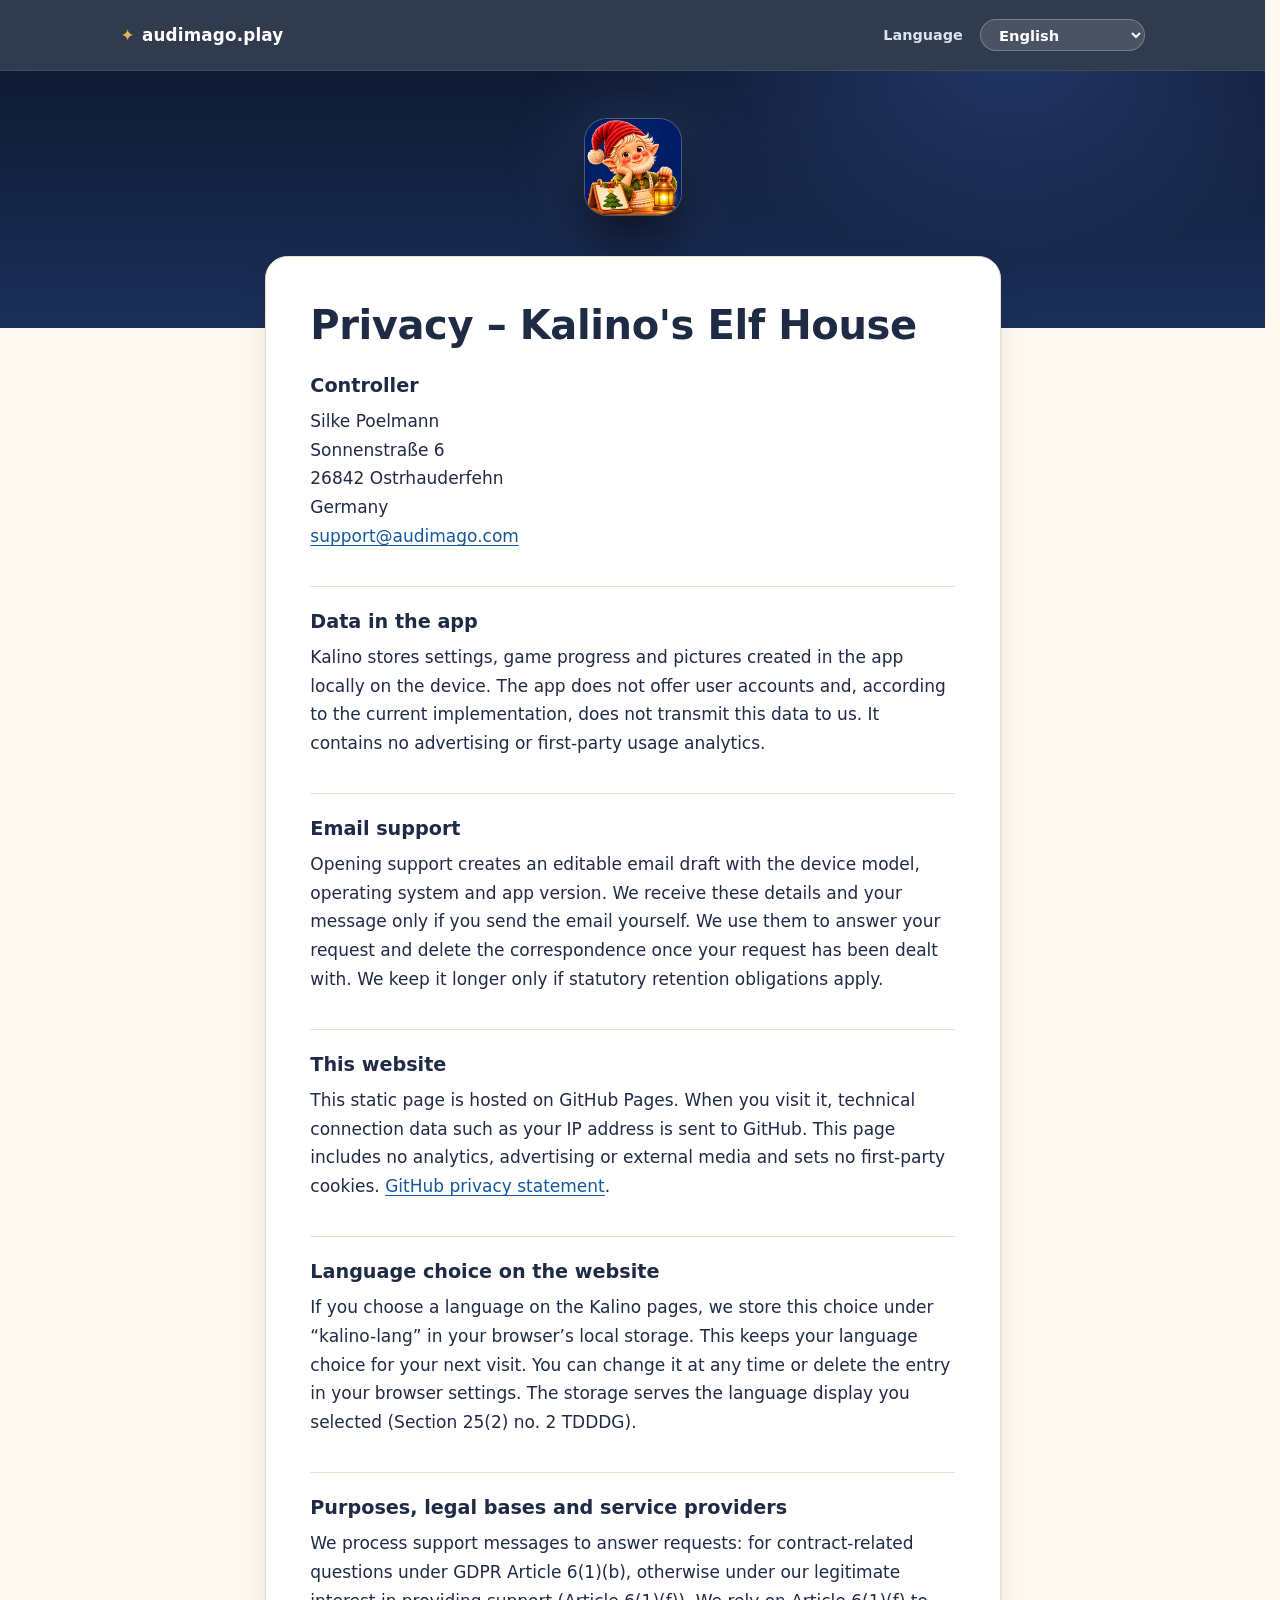
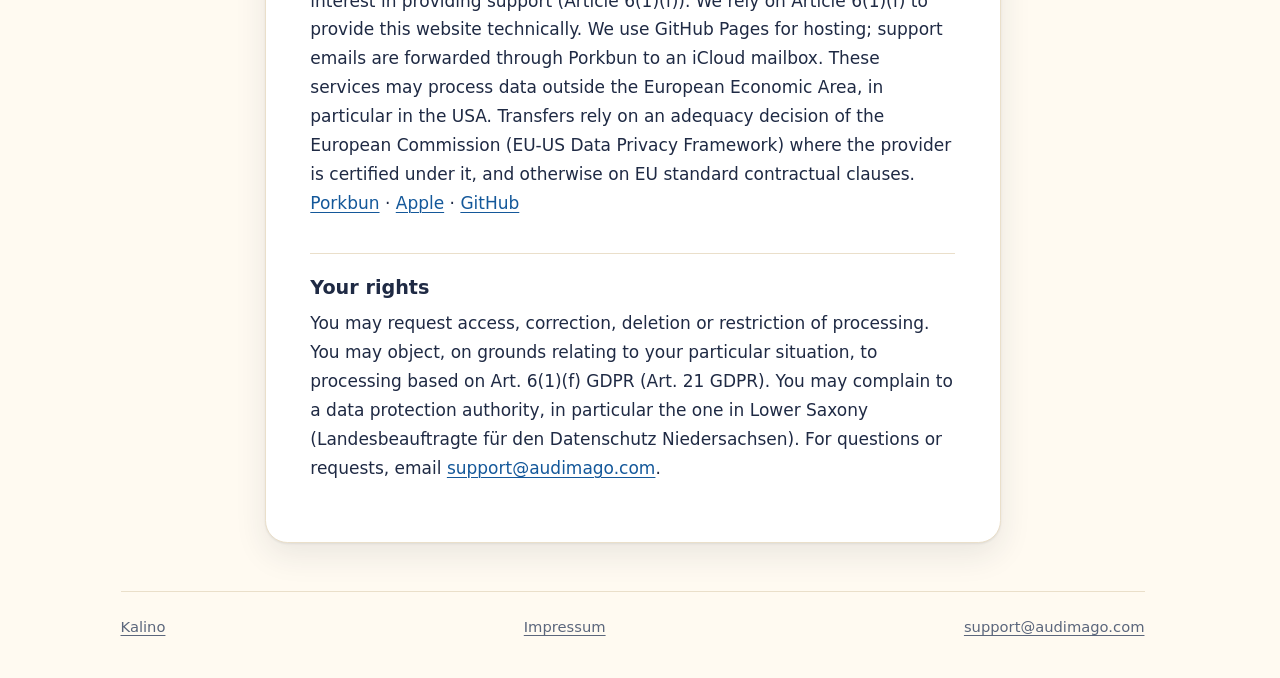
<file: play/kalino/datenschutz/index.html>
<!doctype html>
<html lang="de">
<head>
  <meta charset="utf-8">
  <meta name="viewport" content="width=device-width, initial-scale=1">
  <title>Datenschutz – Kalinos Wichtelstube</title>
  <link rel="icon" type="image/png" href="../../../assets/favicon.png">
  <link rel="stylesheet" href="../../../style.css?v=202611260530">
</head>
<body>
  <header class="bar"><div class="in"><a class="brand" href="../">audimago.play</a><label for="language"><span>Sprache</span> <select id="language" aria-label="Sprache"><option value="de">Deutsch</option><option value="en">English</option><option value="fr">Français</option><option value="es">Español</option><option value="nl">Nederlands</option><option value="pt-PT">Português</option><option value="it">Italiano</option><option value="pl">Polski</option><option value="da">Dansk</option><option value="sv">Svenska</option><option value="nb">Norsk bokmål</option><option value="fi">Suomi</option><option value="el">Ελληνικά</option></select></label></div></header>
  <section class="hero small">
    <img class="icon" src="../../../assets/kalino-icon.png" width="360" height="360" alt="" style="width:6rem">
  </section>
  <main class="wrap">
    <article id="policy" class="doc" aria-live="polite">
      <h1>Datenschutz – Kalinos Wichtelstube</h1>
      <h2>Verantwortliche Stelle</h2>
      <p>Silke Poelmann<br>Sonnenstraße 6<br>26842 Ostrhauderfehn<br>Deutschland<br><a href="mailto:support@audimago.com">support@audimago.com</a></p>
      <h2>Daten in der App</h2>
      <p>Kalino speichert Einstellungen, Spielstand und selbst gestaltete Bilder lokal auf dem Gerät. Die App bietet kein Benutzerkonto und übermittelt diese Daten nach aktuellem Stand nicht an Audimago. Werbung und eigene Nutzungsanalyse sind nicht eingebaut.</p>
      <h2>Support per E-Mail</h2>
      <p>Wenn du den Support öffnest, erstellt dein E-Mail-Programm einen bearbeitbaren Entwurf mit Geräte-Modell, Betriebssystem und App-Version. Erst wenn du die E-Mail selbst absendest, erhalten wir diese Angaben und deine Nachricht. Wir nutzen sie zur Bearbeitung deiner Anfrage und löschen die Korrespondenz nach Abschluss der Bearbeitung. Länger bewahren wir sie nur auf, wenn gesetzliche Aufbewahrungspflichten bestehen.</p>
      <h2>Diese Website</h2>
      <p>Diese statische Seite wird über GitHub Pages bereitgestellt. Beim Aufruf werden technische Verbindungsdaten wie die IP-Adresse an GitHub übermittelt. Diese Seite bindet keine Analysewerkzeuge, Werbung oder externen Medien ein und setzt selbst keine Cookies. Weitere Informationen zur Verarbeitung durch GitHub stehen in der <a href="https://docs.github.com/en/site-policy/privacy-policies/github-general-privacy-statement">Datenschutzerklärung von GitHub</a>.</p>
      <h2>Sprachwahl auf der Website</h2>
      <p>Wenn du auf den Kalino-Seiten eine Sprache auswählst, speichern wir diese Auswahl unter „kalino-lang“ im lokalen Speicher deines Browsers. So bleibt deine Sprachwahl beim nächsten Besuch erhalten. Du kannst sie jederzeit ändern oder den Eintrag über die Browsereinstellungen löschen. Die Speicherung dient der von dir gewählten Sprachdarstellung (§ 25 Abs. 2 Nr. 2 TDDDG).</p>
      <h2>Zwecke, Rechtsgrundlagen und Dienstleister</h2>
      <p>Supportnachrichten verarbeiten wir, um Anfragen zu beantworten: bei vertragsbezogenen Fragen nach Art. 6 Abs. 1 lit. b DSGVO, sonst aufgrund unseres berechtigten Interesses an Support nach Art. 6 Abs. 1 lit. f DSGVO. Die technische Bereitstellung dieser Website stützen wir auf Art. 6 Abs. 1 lit. f DSGVO. Dafür nutzen wir GitHub Pages; Support-E-Mails werden über Porkbun an ein iCloud-Postfach weitergeleitet. Bei diesen Diensten ist eine Verarbeitung außerhalb des Europäischen Wirtschaftsraums möglich, insbesondere in den USA. Die Übermittlung stützt sich auf einen Angemessenheitsbeschluss der EU-Kommission (EU-US Data Privacy Framework), soweit der Anbieter dort zertifiziert ist, andernfalls auf EU-Standardvertragsklauseln.</p>
      <h2>Deine Rechte</h2>
      <p>Du kannst Auskunft, Berichtigung, Löschung oder Einschränkung der Verarbeitung verlangen. Gegen eine Verarbeitung auf Grundlage von Art. 6 Abs. 1 lit. f DSGVO kannst du aus Gründen deiner besonderen Situation nach Art. 21 DSGVO Widerspruch einlegen. Du kannst dich bei einer Datenschutzaufsichtsbehörde beschweren, insbesondere beim Landesbeauftragten für den Datenschutz Niedersachsen. Für Fragen oder Anträge schreibe an <a href="mailto:support@audimago.com">support@audimago.com</a>.</p>
    </article>
  </main>
  <footer><a href="../">Kalino</a><a href="../impressum/">Impressum</a><a href="mailto:support@audimago.com">support@audimago.com</a></footer>
  <script src="../../../datenschutz/privacy.js?v=202611260510" defer></script>
</body>
</html>
</file>
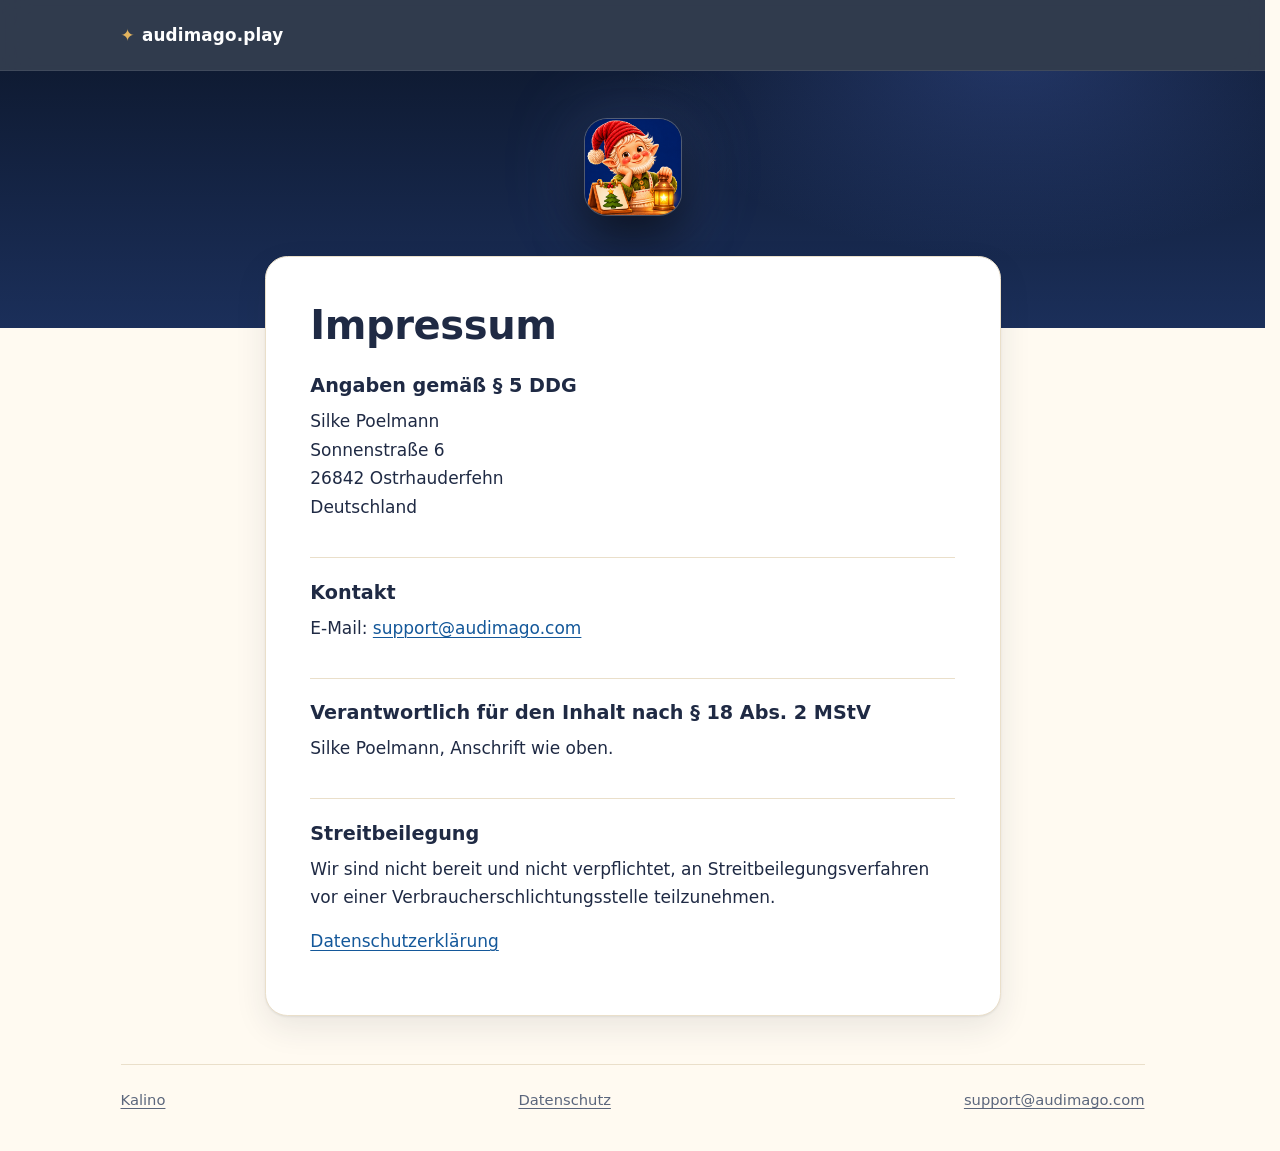
<file: play/kalino/impressum/index.html>
<!doctype html>
<html lang="de">
<head>
  <meta charset="utf-8">
  <meta name="viewport" content="width=device-width, initial-scale=1">
  <title>Impressum – Kalino</title>
  <link rel="icon" type="image/png" href="../../../assets/favicon.png">
  <link rel="stylesheet" href="../../../style.css?v=202611260530">
</head>
<body>
  <header class="bar"><div class="in"><a class="brand" href="../">audimago.play</a></div></header>
  <section class="hero small">
    <img class="icon" src="../../../assets/kalino-icon.png" width="360" height="360" alt="" style="width:6rem">
  </section>
  <main class="wrap">
    <article class="doc">
      <h1>Impressum</h1>
      <h2>Angaben gemäß § 5 DDG</h2>
      <p>Silke Poelmann<br>Sonnenstraße 6<br>26842 Ostrhauderfehn<br>Deutschland</p>
      <h2>Kontakt</h2>
      <p>E-Mail: <a href="mailto:support@audimago.com">support@audimago.com</a></p>
      <h2>Verantwortlich für den Inhalt nach § 18 Abs. 2 MStV</h2>
      <p>Silke Poelmann, Anschrift wie oben.</p>
      <h2>Streitbeilegung</h2>
      <p>Wir sind nicht bereit und nicht verpflichtet, an Streitbeilegungsverfahren vor einer Verbraucherschlichtungsstelle teilzunehmen.</p>
      <p><a href="../datenschutz/">Datenschutzerklärung</a></p>
    </article>
  </main>
  <footer><a href="../">Kalino</a><a href="../datenschutz/">Datenschutz</a><a href="mailto:support@audimago.com">support@audimago.com</a></footer>
</body>
</html>
</file>
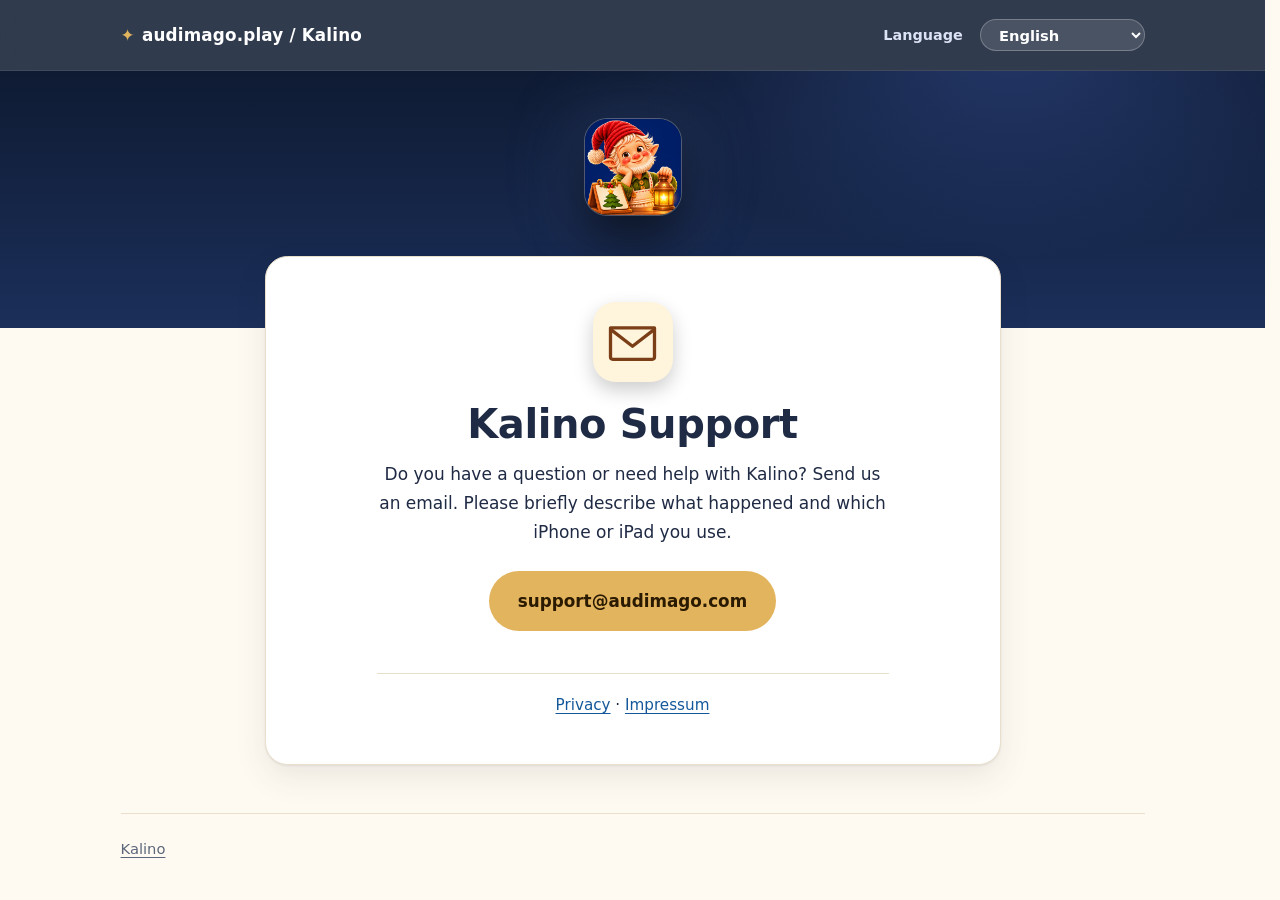
<file: play/kalino/support/index.html>
<!doctype html>
<html lang="de">
<head>
  <meta charset="utf-8">
  <meta name="viewport" content="width=device-width, initial-scale=1">
  <title>Support – Kalino</title>
  <link rel="icon" type="image/png" href="../../../assets/favicon.png">
  <link rel="stylesheet" href="../../../style.css?v=202611260530">
</head>
<body>
  <header class="bar"><div class="in"><a class="brand" href="../">audimago.play / Kalino</a><label for="language"><span>Sprache</span> <select id="language" aria-label="Sprache"><option value="de">Deutsch</option><option value="en">English</option><option value="fr">Français</option><option value="es">Español</option><option value="nl">Nederlands</option><option value="pt-PT">Português</option><option value="it">Italiano</option><option value="pl">Polski</option><option value="da">Dansk</option><option value="sv">Svenska</option><option value="nb">Norsk bokmål</option><option value="fi">Suomi</option><option value="el">Ελληνικά</option></select></label></div></header>
  <section class="hero small">
    <img class="icon" src="../../../assets/kalino-icon.png" width="360" height="360" alt="" style="width:6rem">
  </section>
  <main class="wrap">
    <article class="doc support">
      <span class="ico"><img src="../../../assets/icons/mail.svg" width="96" height="96" alt=""></span>
      <h1 id="title">Kalino Support</h1>
      <p id="intro">Du hast eine Frage oder brauchst Hilfe mit Kalino? Schreib uns eine E-Mail. Beschreibe bitte kurz, was passiert ist und welches iPhone oder iPad du verwendest.</p>
      <p><a id="mail" class="btn primary" href="mailto:support@audimago.com?subject=Kalino%20Support">support@audimago.com</a></p>
      <p class="links"><a id="privacy" href="../datenschutz/">Datenschutz</a> · <a href="../impressum/">Impressum</a></p>
    </article>
  </main>
  <footer><a href="../">Kalino</a></footer>
  <script src="support.js?v=202611260500" defer></script>
</body>
</html>
</file>
<file: style.css>
:root {
  color-scheme: light dark;
  --night: #0f1b33;
  --night-2: #1b2f5a;
  --paper: #fffaf1;
  --card: #ffffff;
  --ink: #1f2a44;
  --muted: #5b667c;
  --line: #eadfca;
  --gold: #e3b45e;
  --gold-soft: #ffe29a;
  --red: #c8372d;
  --link: #14589a;
  --focus: #ffe29a;
  --radius: 1.4rem;
  --shadow: 0 1px 2px #1f2a4414, 0 12px 32px #1f2a4418;
  --display: ui-rounded, "SF Pro Rounded", "Hiragino Maru Gothic ProN", "Segoe UI", system-ui, -apple-system, sans-serif;
  --text: system-ui, -apple-system, BlinkMacSystemFont, "Segoe UI", Roboto, sans-serif;
  font-family: var(--text);
}
@media (prefers-color-scheme: dark) {
  :root { --paper: #0b1428; --card: #14213f; --ink: #eef1f8; --muted: #a9b4cb; --line: #263659; --link: #8fc3ff; --shadow: 0 1px 2px #0006, 0 12px 32px #0006; }
}
* { box-sizing: border-box; }
html { scroll-behavior: smooth; }
body { margin: 0; background: var(--paper); color: var(--ink); line-height: 1.7; font-size: 1.0625rem; -webkit-font-smoothing: antialiased; }
a { color: var(--link); text-underline-offset: .2em; text-decoration-thickness: .08em; }
a:focus-visible, select:focus-visible, .btn:focus-visible { outline: 3px solid var(--focus); outline-offset: 3px; border-radius: .6rem; }

/* Kopfleiste */
.bar { position: sticky; top: 0; z-index: 10; background: color-mix(in srgb, var(--night) 86%, transparent); backdrop-filter: blur(14px); -webkit-backdrop-filter: blur(14px); border-bottom: 1px solid #ffffff14; }
.bar .in { width: min(100% - 2rem, 64rem); margin: 0 auto; min-height: 3.6rem; display: flex; align-items: center; justify-content: space-between; gap: 1rem; }
.brand { font-family: var(--display); font-weight: 800; font-size: 1.05rem; letter-spacing: .01em; color: #fff; text-decoration: none; }
.brand::before { content: "✦"; color: var(--gold); margin-right: .45rem; }
.bar label { color: #dbe3f5; font-size: .9rem; font-weight: 600; display: flex; align-items: center; gap: .5rem; }
select { font: inherit; font-size: .92rem; color: #fff; background: #ffffff1f; border: 1px solid #ffffff40; border-radius: 999px; padding: .35rem .85rem; }
select option { color: #1f2a44; background: #fff; }

/* Hero */
.hero { position: relative; overflow: hidden; color: #fff; text-align: center; padding: 4.5rem 1rem 8rem;
  background:
    radial-gradient(40rem 22rem at 80% -10%, #4c6fd155, transparent 60%),
    linear-gradient(180deg, var(--night) 0%, var(--night-2) 100%); }
.hero.small { padding: 3rem 1rem 6.5rem; }
/* Startseite: großes App-Symbol links, Schrift rechts; auf schmalen Bildschirmen untereinander */
.hero:not(.small) { display: grid; grid-template-columns: auto minmax(0, 1fr); align-items: center; gap: clamp(2rem, 5vw, 4.5rem); width: 100%; padding-inline: max(1rem, calc((100% - 64rem) / 2)); text-align: left; }
.hero:not(.small) img.icon { width: clamp(15rem, 34vw, 26rem); }
.hero:not(.small) .hero-text h1 { margin-top: 0; }
.hero:not(.small) .lead { margin: 0; max-width: 24ch; }
.hero:not(.small) .actions { justify-content: flex-start; }
@media (max-width: 44rem) { .hero:not(.small) { grid-template-columns: 1fr; justify-items: center; text-align: center; } .hero:not(.small) img.icon { width: min(62vw, 15rem); } .hero:not(.small) .hero-text h1 { margin-top: 1.2rem; } .hero:not(.small) .lead { margin-inline: auto; } .hero:not(.small) .actions { justify-content: center; } }
.hero img.icon { width: min(46vw, 10.5rem); height: auto; aspect-ratio: 1; border-radius: 23%; box-shadow: 0 0 0 1px #ffffff40, 0 1.6rem 3rem #0009, 0 0 5rem #7fa2ff40; }
.hero h1 { margin: 1.6rem 0 .5rem; font-family: var(--display); font-weight: 800; font-size: clamp(3rem, 11vw, 5.2rem); line-height: 1; letter-spacing: -.02em; background: linear-gradient(180deg, #fff 20%, var(--gold-soft)); -webkit-background-clip: text; background-clip: text; color: transparent; }
.hero .lead { margin: 0 auto; max-width: 30ch; font-size: clamp(1.15rem, 3.4vw, 1.45rem); color: #e4eafa; }
.hero .actions { margin-top: 2rem; display: flex; gap: .8rem; justify-content: center; flex-wrap: wrap; }
.btn { display: inline-flex; align-items: center; gap: .5rem; padding: .85rem 1.4rem; border-radius: 999px; font-weight: 700; text-decoration: none; transition: transform .15s ease, box-shadow .15s ease; }
.btn.primary { background: var(--gold); color: #2a1a00; font-weight: 800; }
.btn.primary:hover { filter: brightness(1.08); }
.btn.ghost { background: #ffffff1a; color: #fff; border: 1px solid #ffffff50; }
.btn:hover { transform: translateY(-2px); }

/* Inhalt, überlappt den Hero */
.wrap { width: min(100% - 2rem, 64rem); margin: -4.5rem auto 0; position: relative; }
.facts { list-style: none; padding: 0; margin: 0 0 1.4rem; display: flex; flex-wrap: wrap; gap: .6rem; justify-content: center; }
.facts li { background: var(--card); border: 1px solid var(--line); border-radius: 999px; padding: .5rem 1rem; font-weight: 650; font-size: .95rem; box-shadow: var(--shadow); }
.facts li::before { content: "✓"; color: #3f8f2f; font-weight: 800; margin-right: .5rem; }
.cards { display: grid; gap: 1.2rem; grid-template-columns: repeat(auto-fit, minmax(16rem, 1fr)); }
.card { background: var(--card); border: 1px solid var(--line); border-radius: var(--radius); padding: 1.6rem; box-shadow: var(--shadow); }
.card h2 { margin: 0 0 .5rem; font-family: var(--display); font-size: 1.35rem; line-height: 1.25; }
.card p { margin: 0 0 1rem; color: var(--muted); }
.card p:last-child { margin-bottom: 0; }
.card .btn.primary { color: #2a1a00; }

/* Datenschutz-Seite */
.doc { background: var(--card); border: 1px solid var(--line); border-radius: var(--radius); box-shadow: var(--shadow); padding: clamp(1.4rem, 4vw, 2.8rem); width: 100%; max-width: 46rem; margin: 0 auto; }
.doc h1 { margin: 0 0 1.2rem; font-family: var(--display); font-weight: 800; font-size: clamp(1.8rem, 5vw, 2.5rem); line-height: 1.15; letter-spacing: -.01em; }
.doc h2 { margin: 2.2rem 0 .5rem; padding-top: 1.4rem; border-top: 1px solid var(--line); font-family: var(--display); font-size: 1.2rem; line-height: 1.3; }
.doc h1 + h2 { border-top: 0; padding-top: 0; margin-top: 1.6rem; }
.doc p { margin: 0 0 .9rem; }

footer { width: min(100% - 2rem, 64rem); margin: 3rem auto 0; padding: 1.4rem 0 2.4rem; border-top: 1px solid var(--line); display: flex; flex-wrap: wrap; gap: .6rem 1.4rem; justify-content: space-between; color: var(--muted); font-size: .92rem; }
footer a { color: var(--muted); }

@media (max-width: 36rem) { .bar .in { min-height: 3.2rem; } .bar label span { display: none; } .hero { padding-top: 3rem; padding-bottom: 7rem; } }

/* Landing Page */
.nav { display: flex; gap: 1.2rem; font-size: .92rem; font-weight: 600; }
.nav a { color: #dbe3f5; text-decoration: none; }
.nav a:hover { color: #fff; }
.block { margin: 3.2rem 0 0; scroll-margin-top: 5rem; }
.sec { margin: 0 0 1.1rem; font-family: var(--display); font-weight: 800; font-size: clamp(1.6rem, 4.5vw, 2.2rem); line-height: 1.15; letter-spacing: -.01em; }
.intro p { margin: 0 0 .9rem; color: var(--ink); } .intro p:last-child { margin: 0; }
.intro { margin-bottom: 1.2rem; padding: clamp(1.4rem, 3vw, 2rem) clamp(1.4rem, 4vw, 2.4rem); font-size: 1.1rem; }
.grid { display: grid; gap: 1.1rem; grid-template-columns: repeat(3, 1fr); }
.grid.two { grid-template-columns: repeat(auto-fit, minmax(16rem, 1fr)); }
.feature svg, .device svg { box-sizing: content-box; width: 2.2rem; height: 2.2rem; padding: .7rem; border-radius: 1.1rem; color: #2a1a00; background: var(--gold); box-shadow: 0 .5rem 1rem #e3b45e55; margin-bottom: .8rem; }
.feature h3, .device h3 { margin: 0 0 .3rem; font-family: var(--display); font-size: 1.15rem; line-height: 1.25; }
.feature p, .device p { margin: 0; color: var(--muted); font-size: .98rem; }
.device { display: flex; align-items: center; gap: 1.1rem; }
.device img.ico { flex: none; width: 4.4rem; height: 4.4rem; margin: 0; filter: drop-shadow(0 .3rem .5rem #7a3f1740); }
.note { margin: 1rem 0 0; color: var(--muted); font-size: .98rem; } .note.first { margin-top: 0; }
.chips { list-style: none; padding: 0; margin: 1rem 0 0; display: flex; flex-wrap: wrap; gap: .6rem; }
.chips li { background: var(--card); border: 1px solid var(--line); border-radius: 999px; padding: .5rem 1.1rem; font-weight: 650; box-shadow: var(--shadow); }

/* Farbige Kacheln */
.tiles { display: grid; gap: 1.2rem; grid-template-columns: repeat(auto-fit, minmax(17rem, 1fr)); }
.tile { position: relative; display: flex; flex-direction: column; gap: .5rem; padding: 2rem; min-height: 17rem; border-radius: 1.6rem; color: #fff; text-decoration: none; overflow: hidden; box-shadow: 0 1px 2px #0003, 0 18px 40px #0003; transition: transform .18s ease, box-shadow .18s ease; }
.tile:hover { transform: translateY(-4px); box-shadow: 0 1px 2px #0003, 0 24px 48px #0004; }
.tile.privacy { background: linear-gradient(160deg, #1d3158 0%, #14223c 100%); box-shadow: inset 0 0 0 1px #ffffff1f, 0 1px 2px #0003, 0 18px 40px #14223c55; }
.tile.contact { color: #2a1a00; background: var(--gold); box-shadow: inset 0 0 0 1px #ffffff55, 0 1px 2px #0002, 0 18px 40px #e3b45e66; }
.tile.contact .d { color: #4a3000; }

.tile .ico { display: grid; place-items: center; width: 4.6rem; height: 4.6rem; border-radius: 1.3rem; background: #fff4dc; box-shadow: 0 .4rem 1rem #0003; margin-bottom: .6rem; position: relative; z-index: 1; }
.tile .ico img { width: 3.2rem; height: 3.2rem; display: block; }
.tile .t { font-family: var(--display); font-weight: 800; font-size: 1.6rem; line-height: 1.15; position: relative; z-index: 1; }
.tile .d { color: #dbe3f5; position: relative; z-index: 1; margin-bottom: 1rem; }
.tile .go { margin-top: auto; align-self: flex-start; padding: .65rem 1.1rem; border-radius: 999px; font-weight: 800; font-size: .95rem; position: relative; z-index: 1; transition: transform .15s ease; }
.tile.privacy .go { background: var(--gold); color: #2a1a00; }
.tile.contact .go { background: #14223c; color: #fff; }
.tile:hover .go { transform: translateX(3px); }
@media (max-width: 52rem) { .nav { display: none; } }

/* Bilderkarussell */
[hidden] { display: none !important; }
.carousel { display: grid; grid-template-columns: 3.2rem minmax(0, 1fr) 3.2rem; column-gap: 1.1rem; row-gap: 1rem; align-items: center; }
.carousel .track { grid-column: 2; grid-row: 1; }
.carousel .prev { grid-column: 1; grid-row: 1; }
.carousel .next { grid-column: 3; grid-row: 1; }
.carousel .dots { grid-column: 2; grid-row: 2; margin-top: 0; }
.track { list-style: none; margin: 0; padding: 0; display: flex; overflow-x: auto; scroll-snap-type: x mandatory; scrollbar-width: none; border-radius: var(--radius); box-shadow: var(--shadow); background: #14223c; }
.track::-webkit-scrollbar { display: none; }
.track:focus-visible { outline: 3px solid var(--focus); outline-offset: 4px; }
.slide { flex: 0 0 100%; scroll-snap-align: center; }
.slide figure { margin: 0; }
.slide img { display: block; width: 100%; height: auto; max-height: 70vh; object-fit: contain; background: #14223c; }
.slide figcaption { padding: .9rem 1.2rem 1.1rem; background: var(--card); color: var(--ink); font-weight: 600; text-align: center; border-top: 1px solid var(--line); }
.nav-btn { width: 3.2rem; height: 3.2rem; padding: 0; border-radius: 50%; border: 0; background: var(--gold); color: #2a1a00; cursor: pointer; display: grid; place-items: center; transition: transform .15s ease, filter .15s ease, opacity .15s ease; }
.nav-btn svg { width: 1.5rem; height: 1.5rem; fill: none; stroke: currentColor; stroke-width: 2.6; stroke-linecap: round; stroke-linejoin: round; }
.nav-btn:hover:not(:disabled) { filter: brightness(1.08); transform: scale(1.07); }
.nav-btn:disabled { opacity: 0; pointer-events: none; }
.nav-btn:focus-visible { outline: 3px solid var(--focus); outline-offset: 3px; }
.dots { display: flex; justify-content: center; gap: .5rem; margin-top: 1rem; flex-wrap: wrap; }
.dots button { width: .7rem; height: .7rem; padding: 0; border-radius: 999px; border: 0; background: var(--line); cursor: pointer; transition: width .2s ease, background .2s ease; position: relative; }
.dots button::after { content: ""; position: absolute; inset: -.6rem -.25rem; }
.dots button[aria-current="true"] { width: 2rem; background: var(--gold); }
.dots button:focus-visible { outline: 3px solid var(--focus); outline-offset: 3px; }
@media (prefers-reduced-motion: reduce) { html { scroll-behavior: auto; } }

/* Sprachen mit runden Flaggen auf Nachtblau */
.lang-panel { position: relative; overflow: hidden; border-radius: 1.8rem; padding: clamp(1.6rem, 4vw, 2.6rem); color: #fff;
  background: linear-gradient(160deg, #1d3158 0%, #14223c 100%);
  box-shadow: inset 0 0 0 1px #ffffff1f, 0 18px 40px #14223c40; }
.lang-panel .note { color: #dbe3f5; text-align: center; max-width: 44rem; margin: 0 auto 1.8rem; }
.langs { list-style: none; padding: 0; margin: 0; display: grid; gap: 1.6rem 1rem; grid-template-columns: repeat(auto-fit, minmax(6.8rem, 1fr)); }
.langs li { display: flex; flex-direction: column; align-items: center; gap: .7rem; font-weight: 700; text-align: center; transition: transform .18s ease; }
.langs li:hover { transform: translateY(-4px); }
.flag { flex: none; width: 4.2rem; height: 4.2rem; border-radius: 50%; box-shadow: 0 0 0 3px #ffffff40, 0 .5rem 1rem #0006; overflow: hidden; transition: box-shadow .18s ease; }
.langs li:hover .flag { box-shadow: 0 0 0 3px var(--gold), 0 .6rem 1.2rem #0007; }
@media (max-width: 44rem) { .grid { grid-template-columns: repeat(2, 1fr); } }
@media (max-width: 34rem) { .grid { grid-template-columns: 1fr; } }
@media (max-width: 40rem) {
  .carousel { grid-template-columns: auto minmax(0, 1fr) auto; }
  .carousel .track { grid-column: 1 / -1; grid-row: 1; }
  .carousel .prev { grid-column: 1; grid-row: 2; }
  .carousel .dots { grid-column: 2; grid-row: 2; }
  .carousel .next { grid-column: 3; grid-row: 2; }
}

/* Symbole aus der App-Icon-Familie */
.feature img.ico { display: block; width: 4.2rem; height: 4.2rem; margin: 0 0 .8rem; filter: drop-shadow(0 .3rem .5rem #7a3f1740); }

.feature img.ico.wide { width: auto; height: 4.2rem; }

/* Play-Übersicht */
.block.first { margin-top: 0; }
.tile.app { color: #fff; background: linear-gradient(160deg, #1d3158 0%, #14223c 100%); box-shadow: inset 0 0 0 1px #ffffff1f, 0 1px 2px #0003, 0 18px 40px #14223c55; }
.tile.app .app-icon { width: 5.5rem; height: 5.5rem; border-radius: 23%; box-shadow: 0 0 0 1px #ffffff40, 0 .6rem 1.2rem #0006; margin-bottom: .6rem; }
.tile.app .go { background: var(--gold); color: #2a1a00; }
.hero.small h1 { margin-top: 0; }
.hero.small .lead { margin-inline: auto; }

/* Handy: Pillen im Banner nicht herausragen lassen */
@media (max-width: 36rem) {
  .hero:not(.small) { padding-bottom: 2.5rem; }
  .hero:not(.small) + .wrap { margin-top: 1.5rem; }
  .hero.small { padding-bottom: 5rem; }
  .facts { flex-direction: column; align-items: center; }
  .hero .actions .btn { justify-content: center; }
}
.wrap.flat { margin-top: 2.5rem; }
.hero.play { padding-bottom: 4rem; }
.hero.small h1 { padding-bottom: .12em; }
.hero.small .lead { max-width: 36ch; }

/* Support-Seite */
.doc.support { text-align: center; }
.doc.support .ico { display: grid; place-items: center; width: 5rem; height: 5rem; margin: 0 auto 1.2rem; border-radius: 1.4rem; background: #fff4dc; box-shadow: 0 .5rem 1.2rem #0003; }
.doc.support .ico img { width: 3.4rem; height: 3.4rem; display: block; }
.doc.support h1 { margin-bottom: .8rem; }
.doc.support p { max-width: 32rem; margin-inline: auto; }
.doc.support .btn { margin: .6rem 0 1.2rem; font-size: 1.05rem; padding: 1rem 1.8rem; overflow-wrap: anywhere; }
.doc.support .links { margin: 1.4rem auto 0; padding-top: 1.2rem; border-top: 1px solid var(--line); font-size: .95rem; }

/* Griechisch: Systemschrift statt gerundeter Anzeigeschrift (sonst weite Buchstabenabstände) */
:lang(el) { --display: var(--text); }
.brand { white-space: nowrap; }
@media (max-width: 36rem) { .bar .in { gap: .6rem; } .brand { font-size: .95rem; } select { max-width: 8.5rem; } }

/* Kopfzeile als Bannerbild; in der Mitte liegt der Sicherheitsbereich, schmale Fenster beschneiden nur die Ränder */
.banner { display: block; width: 100%; height: auto; aspect-ratio: 3840 / 1646; object-fit: cover; object-position: center; background: #2a1608; }
@media (max-width: 44rem) { .banner { aspect-ratio: 16 / 10; } }

/* Video im iPad: Bildschirmfläche in Prozent des Bildes, damit sie mitskaliert */
.tablet { position: relative; margin: 0 auto; max-width: 56rem; border-radius: var(--radius); overflow: hidden; box-shadow: var(--shadow); line-height: 0; background: #2a1608; }
.tablet .scene { display: block; width: 100%; height: auto; }
.tablet .screen { position: absolute; left: 45%; top: 31.7%; width: 31.55%; height: 35.3%; clip-path: polygon(0 0, 100% 0, 100% 100%, 0 96%); background: #000; }
.tablet video { display: block; width: 100%; height: 100%; object-fit: cover; }
.tablet .play { position: absolute; inset: 0; display: grid; place-items: center; border: 0; padding: 0; background: #0000; cursor: pointer; }
.tablet .play[hidden] { display: none; }
.tablet .play svg { width: 22%; height: auto; filter: drop-shadow(0 .3rem .8rem #0009); transition: transform .15s ease; }
.tablet .play:hover svg { transform: scale(1.08); }
.tablet .play:focus-visible { outline: 3px solid var(--focus); outline-offset: -6px; }

/* Perspektive: JavaScript kippt die Bildschirmfläche passend zum schräg stehenden iPad */
.tablet.warp .screen { left: 0; top: 0; width: 626px; height: 469px; clip-path: none; background: #000; overflow: hidden; transform-origin: 0 0; will-change: transform; }
.tablet.warp .play svg { width: 30%; }
.tablet.warp video { clip-path: inset(5px round 22px); }
.tablet.warp .play { background: #000; clip-path: inset(5px round 22px); }

/* Geräte: drei große Kacheln (iPhone, iPad, Querformat) */
.devices { display: grid; grid-template-columns: repeat(2, minmax(0, 1fr)); gap: 1.1rem; }
.devices .device { flex-direction: column; justify-content: center; text-align: center; gap: 1.2rem; padding: 2.2rem 1.6rem; }
.devices .device img.ico { width: 8rem; height: 8rem; object-fit: contain; }
.devices .device h3 { font-size: 1.7rem; margin-bottom: .4rem; }
.devices .device p { font-size: 1.15rem; }
.devices .device.landscape { grid-column: 1 / -1; flex-direction: row; text-align: left; justify-content: center; gap: 2rem; padding: 1.8rem 2rem; }
.devices .device.landscape img.ico { width: 9rem; height: auto; max-height: 6.5rem; }
.devices .device.landscape .note { margin: 0; color: var(--ink); font-size: 1.2rem; font-weight: 600; max-width: 34rem; }
@media (max-width: 34rem) {
  .devices { grid-template-columns: 1fr; }
  .devices .device { padding: 1.8rem 1.2rem; }
  .devices .device img.ico { width: 6.5rem; height: 6.5rem; }
  .devices .device.landscape { flex-direction: column; text-align: center; gap: 1rem; }
}

/* Lautstärke: Drehregler oben rechts auf dem Bild, außerhalb des Videos */
.tablet .knob { position: absolute; top: 4%; right: 3.5%; width: 4.6rem; height: 4.6rem; padding: .35rem; border-radius: 50%; background: #2a1608cc; box-shadow: 0 0 0 2px #f7c23b66, 0 .5rem 1.2rem #0006; cursor: grab; touch-action: none; user-select: none; -webkit-user-select: none; line-height: 0; }
.tablet .knob:active { cursor: grabbing; }
.tablet .knob[hidden] { display: none; }
.tablet .knob svg { width: 100%; height: 100%; }
.tablet .knob:focus-visible { outline: 3px solid var(--focus); outline-offset: 3px; }
@media (max-width: 34rem) { .tablet .knob { width: 3.6rem; height: 3.6rem; padding: .28rem; } }

/* Die Kacheln bleiben oben am Icon-Abschnitt; der Inhalt beginnt darunter. Das Banner steht in der Beschreibung. */
.wrap + .wrap { margin-top: 2.2rem; }
/* Banner über die volle Fensterbreite, auch innerhalb der schmaleren Inhaltsspalte */
.banner-wrap { position: relative; width: 100vw; margin: 2rem 0 2rem calc(50% - 50vw); }
.banner.in { width: 100%; max-width: none; margin: 0; border-radius: 0; box-shadow: none; }
body { overflow-x: clip; }

/* Startbuttons: kräftiges Goldgelb #F7C23B wie in den Icons */
.hero .btn { padding: 1rem 1.7rem; font-size: 1.1rem; border-width: 2px; }
.hero .btn.primary { background: #F7C23B; color: #2a1a00; font-weight: 800; border: 2px solid #F7C23B; box-shadow: none; }
.hero .btn.primary:hover { filter: brightness(1.06); box-shadow: none; }
.hero .btn.ghost { background: transparent; box-shadow: none; color: #F7C23B; font-weight: 750; border: 2px solid #F7C23B; }
.hero .btn.ghost:hover { background: transparent; box-shadow: none; }

/* Vollständiger Titel in einer Überschrift: Name groß, darunter der Zusatz */
.hero h1 .sub { display: block; margin: .7rem 0 0; font-size: clamp(1.15rem, 3.4vw, 1.5rem); font-weight: 650; letter-spacing: 0; line-height: 1.3; max-width: 24ch; -webkit-text-fill-color: #e4eafa; color: #e4eafa; }
.hero:not(.small) .hero-text h1 + .actions, .hero .hero-text h1 + .actions { margin-top: 1.8rem; }
@media (max-width: 44rem) { .hero:not(.small) .hero-text h1 .sub { margin-inline: auto; } }


/* Zweite Zeile unter der Bildbeschreibung (Aufgabe und Hinweis) */
.slide-note { margin: .3rem 0 0; font-weight: 500; font-size: .95em; color: var(--muted); }
.slide-note[hidden] { display: none; }

/* Kopfleiste: mehr Luft, damit der Fokusrahmen am Sprachfeld weder das Wort „Sprache“ noch den Rand berührt */
.bar .in { min-height: 4.4rem; padding-block: .5rem; }
.bar label { gap: 1.1rem; }
@media (max-width: 36rem) { .bar .in { min-height: 4rem; } }

/* Die Seite behält ihre Breite, damit beim Sprachwechsel nichts springt */
html { scrollbar-gutter: stable; }
</file>
